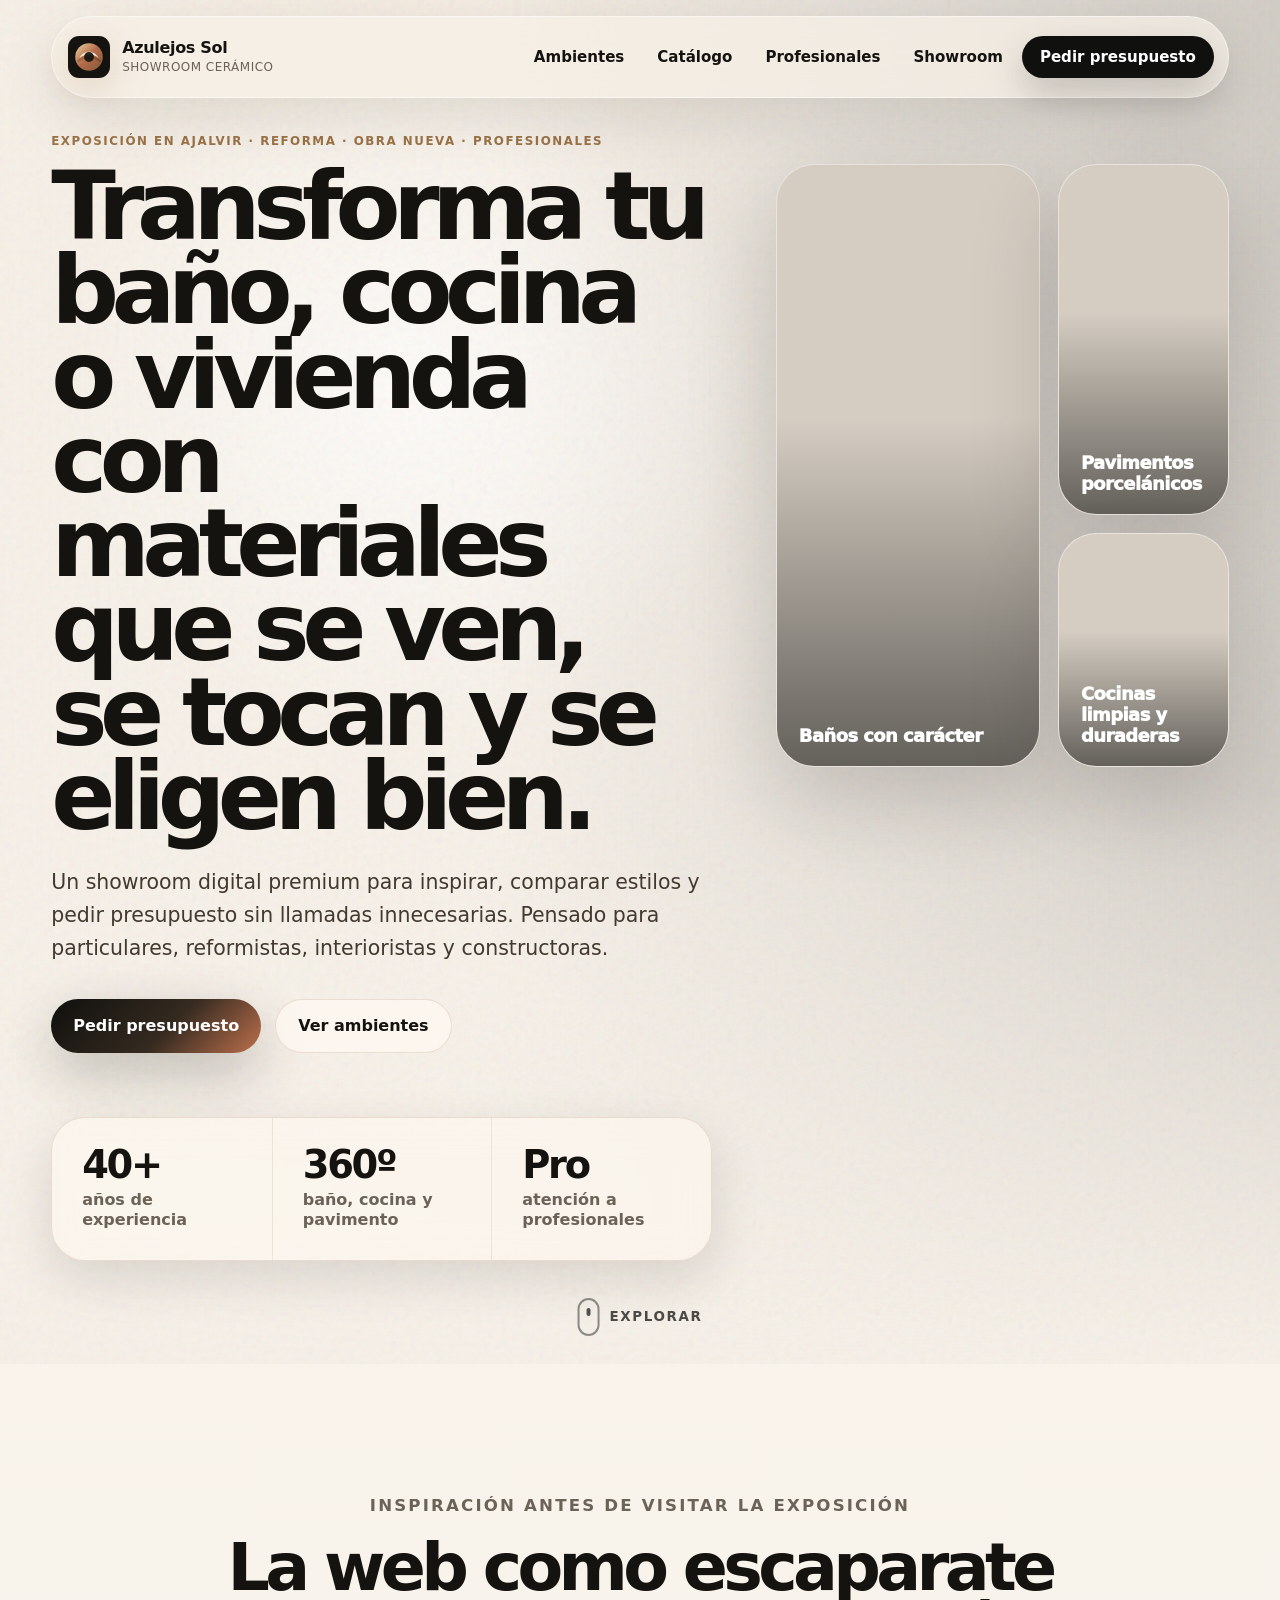
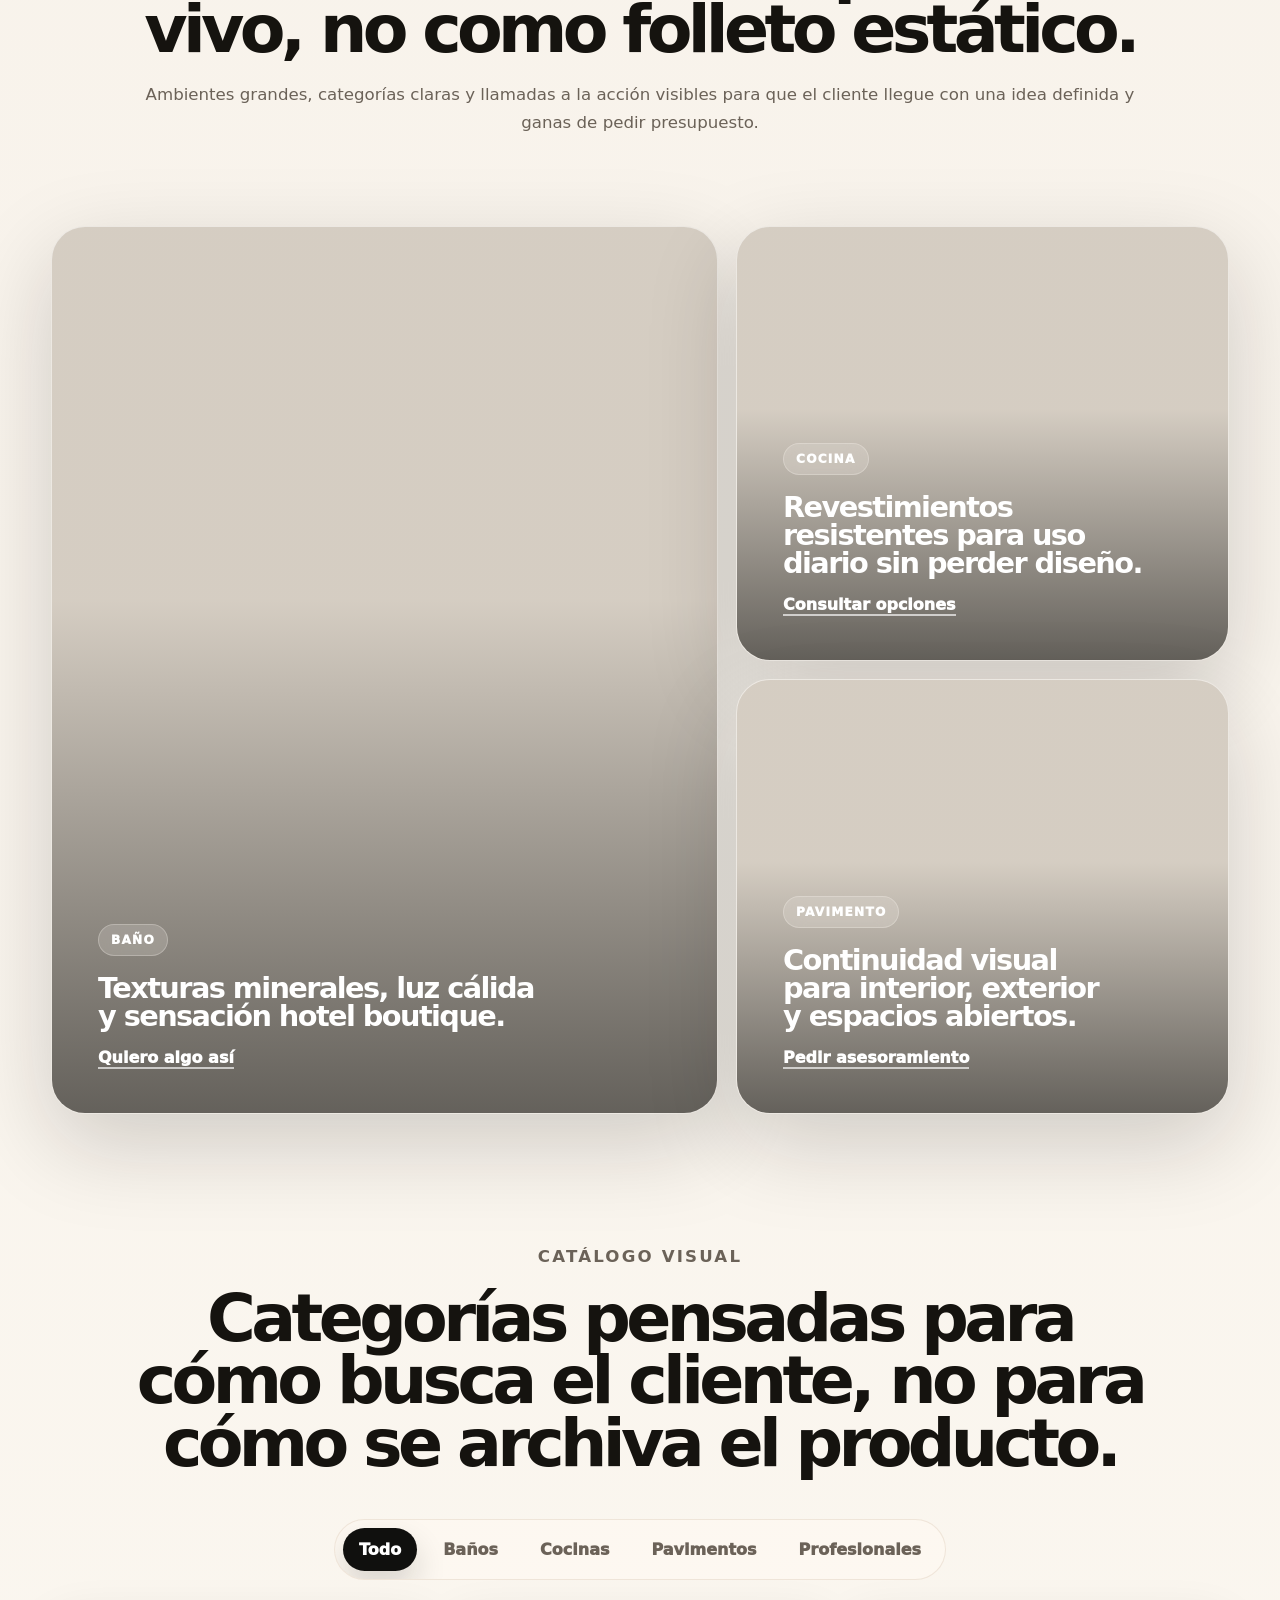
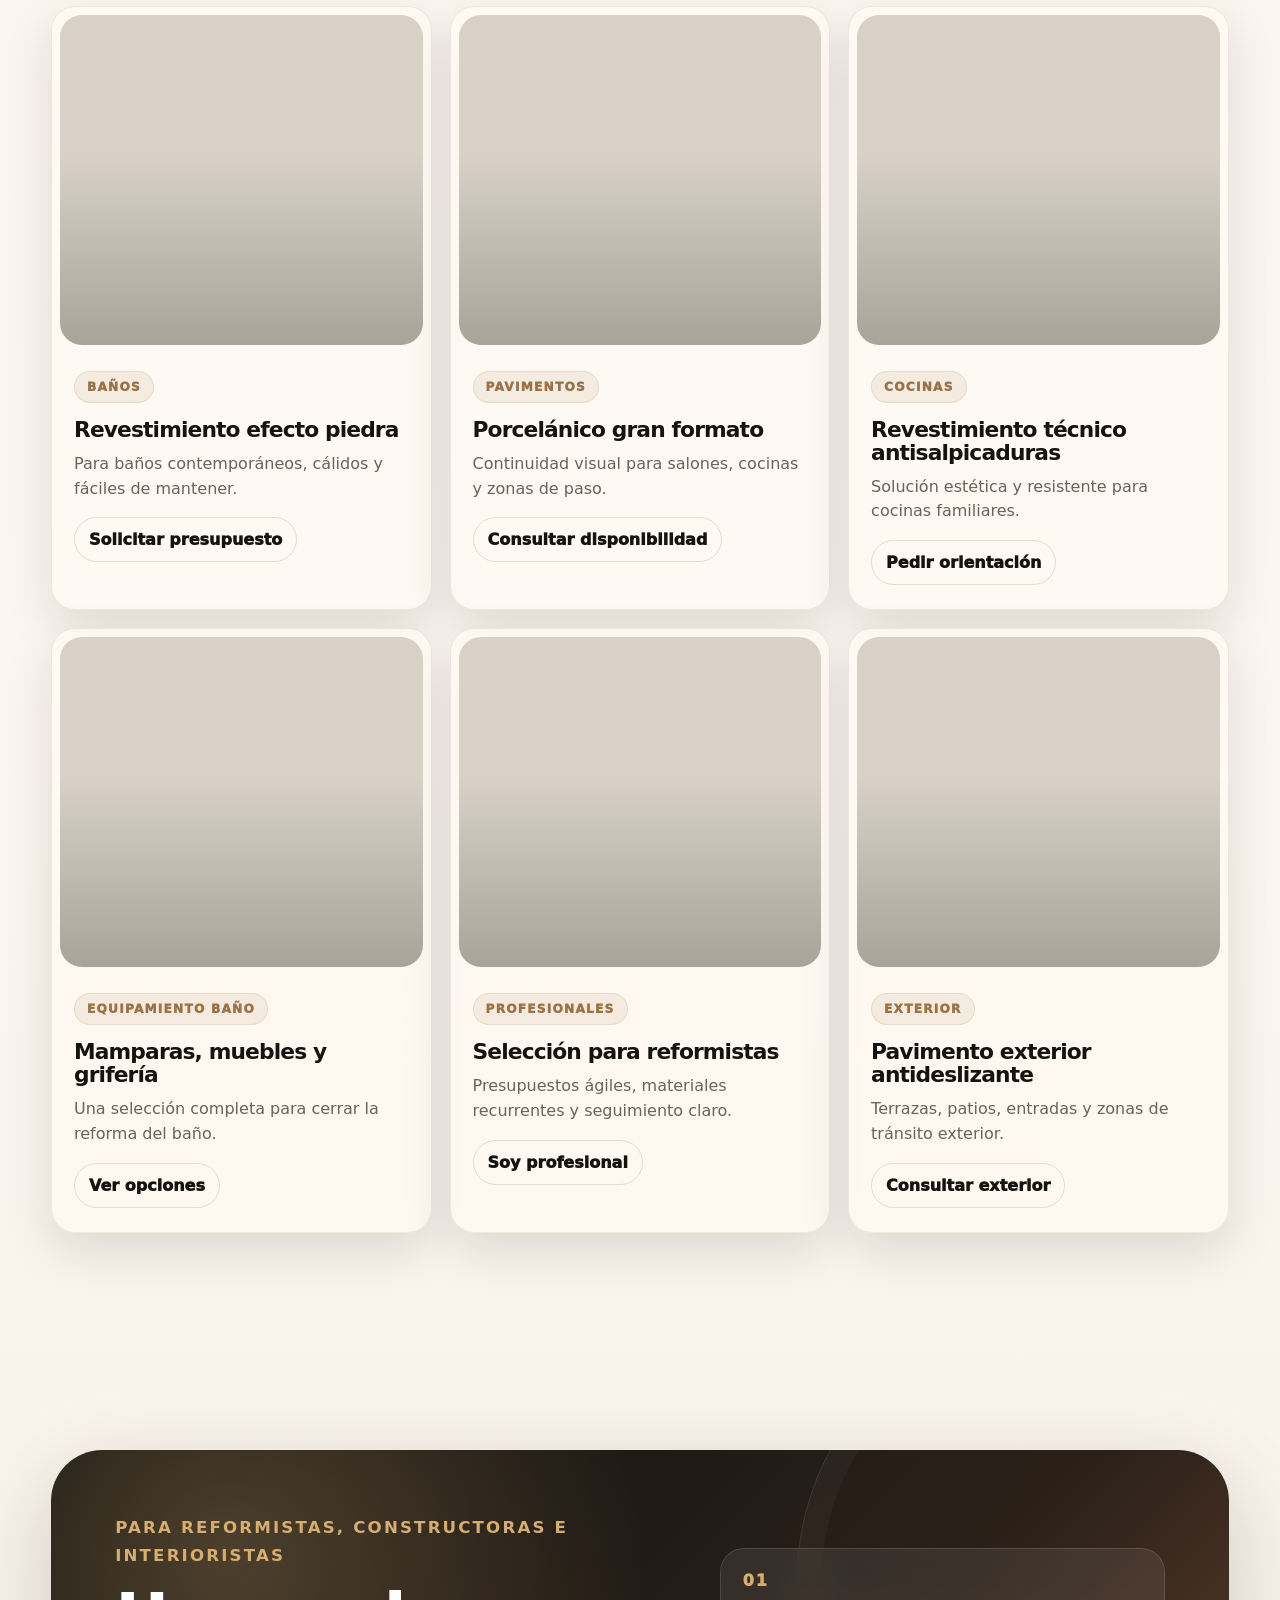
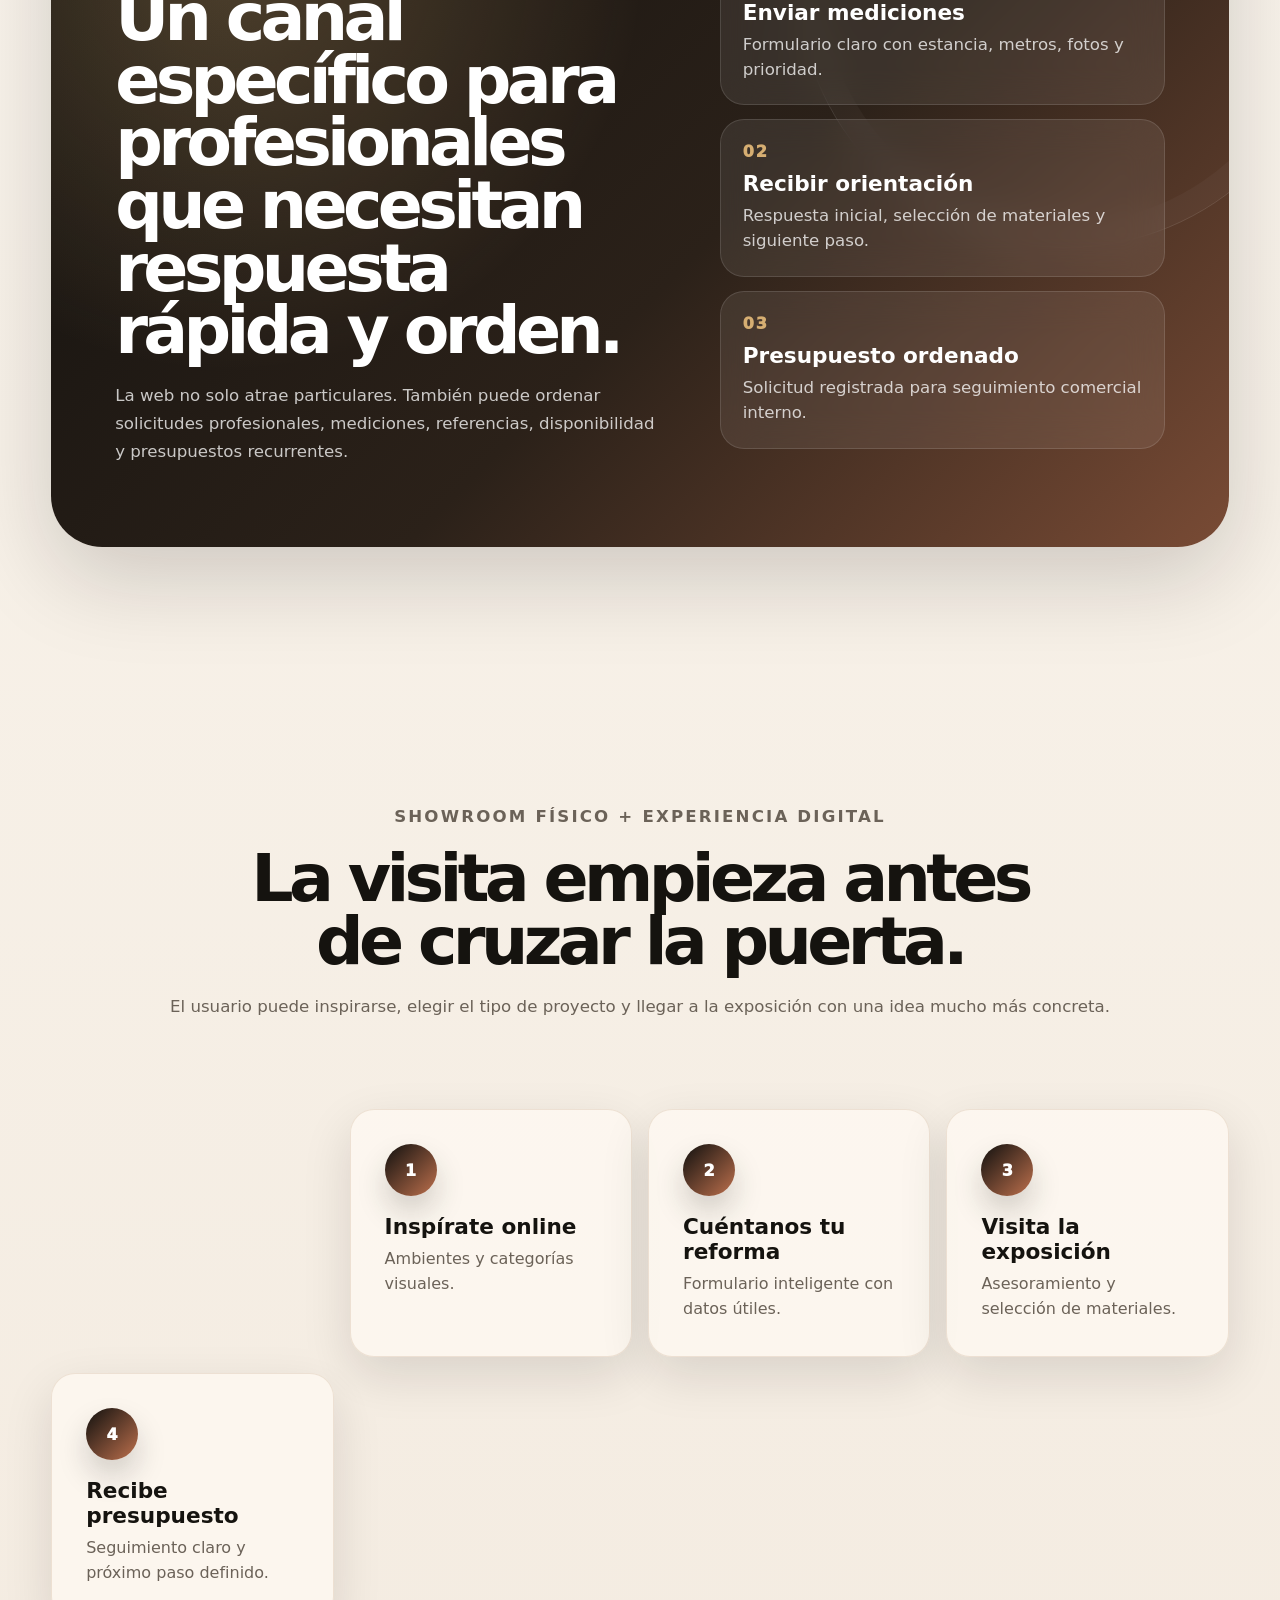
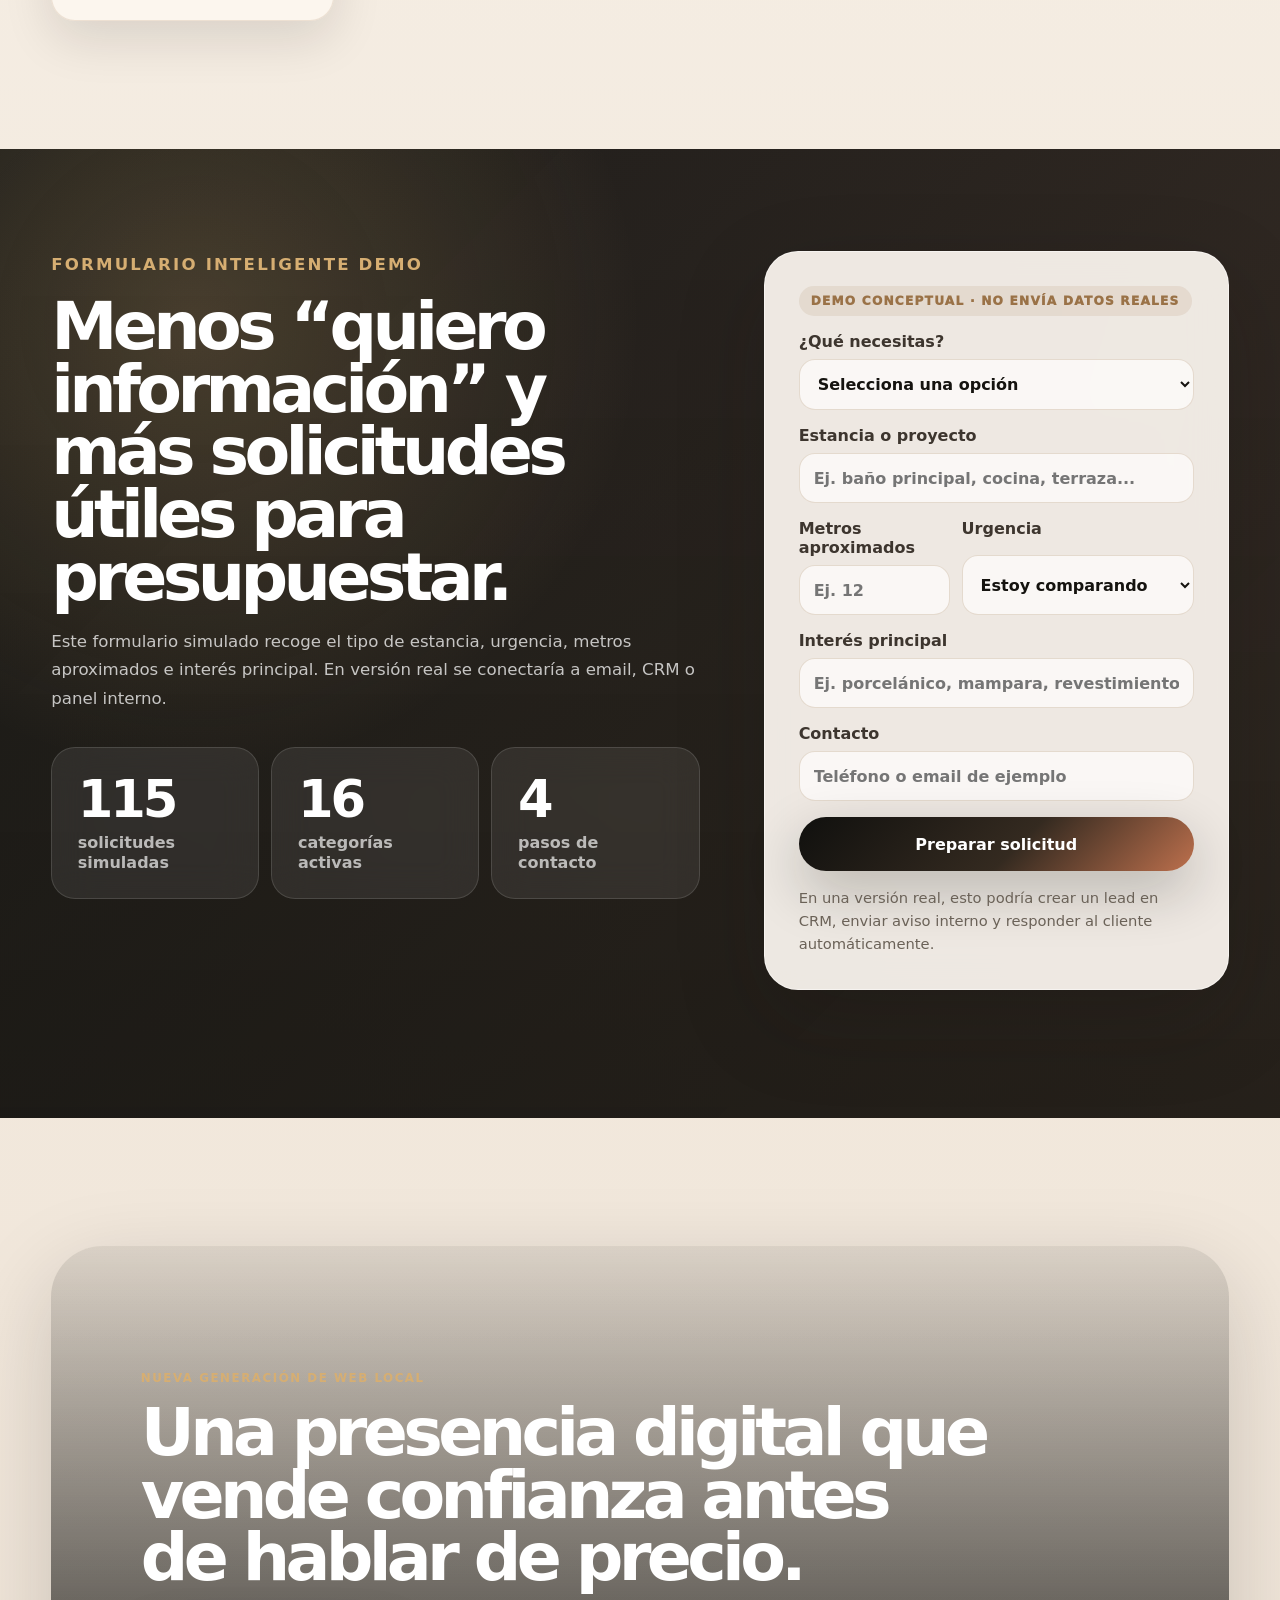
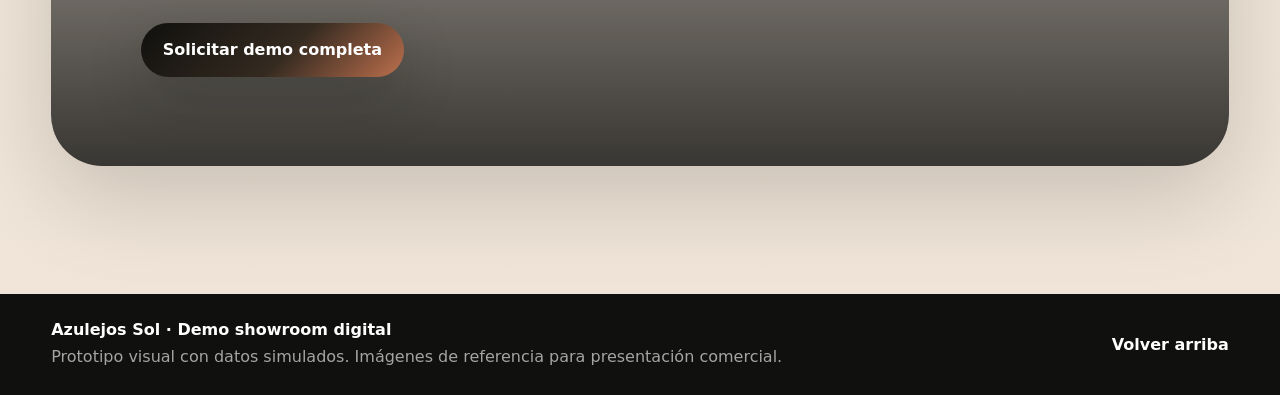
<file: index.html>
<!doctype html>
<html lang="es">
<head>
  <meta charset="utf-8">
  <meta name="viewport" content="width=device-width, initial-scale=1">
  <title>Azulejos Sol · Showroom digital premium</title>
  <meta name="description" content="Demo conceptual de showroom digital premium para Azulejos Sol: azulejos, pavimentos, baños, cocinas y soluciones para profesionales.">
  <meta name="theme-color" content="#10100e">
  <meta property="og:title" content="Azulejos Sol · Showroom digital premium">
  <meta property="og:description" content="Una experiencia full-width, responsive e inmersiva para inspirar reformas y captar presupuestos.">
  <meta property="og:type" content="website">
  <link rel="preload" href="styles.css" as="style">
  <link rel="stylesheet" href="styles.css">
  <link rel="icon" href="assets/favicon.svg" type="image/svg+xml">
  <script type="application/ld+json">
  {
    "@context":"https://schema.org",
    "@type":"HomeAndConstructionBusiness",
    "name":"Azulejos Sol",
    "description":"Demo conceptual de showroom digital para exposición de azulejos, pavimentos, baños y revestimientos.",
    "areaServed":"Ajalvir, Madrid",
    "url":"https://azulejossol.es/"
  }
  </script>
</head>
<body>
  <a class="skip-link" href="#contenido">Saltar al contenido</a>

  <header class="site-header" data-header>
    <div class="brand" aria-label="Azulejos Sol">
      <img src="assets/azulejos-sol-mark.svg" alt="" width="42" height="42">
      <span>
        <strong>Azulejos Sol</strong>
        <small>Showroom cerámico</small>
      </span>
    </div>

    <button class="nav-toggle" aria-expanded="false" aria-controls="principal-nav" data-nav-toggle>
      <span></span><span></span><span></span>
      <em>Menú</em>
    </button>

    <nav id="principal-nav" class="principal-nav" data-nav>
      <a href="#ambientes">Ambientes</a>
      <a href="#categorias">Catálogo</a>
      <a href="#profesionales">Profesionales</a>
      <a href="#showroom">Showroom</a>
      <a href="#contacto" class="nav-cta">Pedir presupuesto</a>
    </nav>
  </header>

  <main id="contenido">
    <section class="hero section-shell" aria-labelledby="hero-title">
      <div class="hero-bg" aria-hidden="true"></div>
      <div class="hero-noise" aria-hidden="true"></div>

      <div class="hero-content">
        <p class="eyebrow reveal">Exposición en Ajalvir · Reforma · Obra nueva · Profesionales</p>
        <h1 id="hero-title" class="reveal">Transforma tu baño, cocina o vivienda con materiales que se ven, se tocan y se eligen bien.</h1>
        <p class="hero-copy reveal">Un showroom digital premium para inspirar, comparar estilos y pedir presupuesto sin llamadas innecesarias. Pensado para particulares, reformistas, interioristas y constructoras.</p>

        <div class="hero-actions reveal">
          <a href="#contacto" class="btn btn-primary">Pedir presupuesto</a>
          <a href="#ambientes" class="btn btn-secondary">Ver ambientes</a>
        </div>

        <div class="trust-strip reveal" aria-label="Señales de confianza">
          <div><strong>40+</strong><span>años de experiencia</span></div>
          <div><strong>360º</strong><span>baño, cocina y pavimento</span></div>
          <div><strong>Pro</strong><span>atención a profesionales</span></div>
        </div>
      </div>

      <div class="hero-gallery reveal" aria-label="Ambientes destacados">
        <article class="hero-tile tile-large">
          <span>Baños con carácter</span>
        </article>
        <article class="hero-tile tile-mid">
          <span>Pavimentos porcelánicos</span>
        </article>
        <article class="hero-tile tile-small">
          <span>Cocinas limpias y duraderas</span>
        </article>
      </div>

      <a class="scroll-cue" href="#ambientes" aria-label="Bajar a ambientes">
        <span></span>
        Explorar
      </a>
    </section>

    <section id="ambientes" class="immersive-strip section-shell">
      <div class="section-head reveal">
        <p class="eyebrow">Inspiración antes de visitar la exposición</p>
        <h2>La web como escaparate vivo, no como folleto estático.</h2>
        <p>Ambientes grandes, categorías claras y llamadas a la acción visibles para que el cliente llegue con una idea definida y ganas de pedir presupuesto.</p>
      </div>

      <div class="scene-grid">
        <article class="scene-card reveal scene-bath">
          <div>
            <span>Baño</span>
            <h3>Texturas minerales, luz cálida y sensación hotel boutique.</h3>
            <a href="#contacto">Quiero algo así</a>
          </div>
        </article>
        <article class="scene-card reveal scene-kitchen">
          <div>
            <span>Cocina</span>
            <h3>Revestimientos resistentes para uso diario sin perder diseño.</h3>
            <a href="#contacto">Consultar opciones</a>
          </div>
        </article>
        <article class="scene-card reveal scene-floor">
          <div>
            <span>Pavimento</span>
            <h3>Continuidad visual para interior, exterior y espacios abiertos.</h3>
            <a href="#contacto">Pedir asesoramiento</a>
          </div>
        </article>
      </div>
    </section>

    <section id="categorias" class="catalog section-shell">
      <div class="section-head compact reveal">
        <p class="eyebrow">Catálogo visual</p>
        <h2>Categorías pensadas para cómo busca el cliente, no para cómo se archiva el producto.</h2>
      </div>

      <div class="filter-bar reveal" aria-label="Filtros de catálogo">
        <button class="filter-btn is-active" data-filter="todo">Todo</button>
        <button class="filter-btn" data-filter="bano">Baños</button>
        <button class="filter-btn" data-filter="cocina">Cocinas</button>
        <button class="filter-btn" data-filter="pavimento">Pavimentos</button>
        <button class="filter-btn" data-filter="profesional">Profesionales</button>
      </div>

      <div class="catalog-grid" data-catalog>
        <article class="product-card reveal" data-category="bano">
          <div class="product-media media-bath-1"></div>
          <div class="product-body">
            <span>Baños</span>
            <h3>Revestimiento efecto piedra</h3>
            <p>Para baños contemporáneos, cálidos y fáciles de mantener.</p>
            <button class="ghost-btn" data-open-form data-interest="Revestimiento efecto piedra">Solicitar presupuesto</button>
          </div>
        </article>

        <article class="product-card reveal" data-category="pavimento">
          <div class="product-media media-floor-1"></div>
          <div class="product-body">
            <span>Pavimentos</span>
            <h3>Porcelánico gran formato</h3>
            <p>Continuidad visual para salones, cocinas y zonas de paso.</p>
            <button class="ghost-btn" data-open-form data-interest="Porcelánico gran formato">Consultar disponibilidad</button>
          </div>
        </article>

        <article class="product-card reveal" data-category="cocina">
          <div class="product-media media-kitchen-1"></div>
          <div class="product-body">
            <span>Cocinas</span>
            <h3>Revestimiento técnico antisalpicaduras</h3>
            <p>Solución estética y resistente para cocinas familiares.</p>
            <button class="ghost-btn" data-open-form data-interest="Revestimiento de cocina">Pedir orientación</button>
          </div>
        </article>

        <article class="product-card reveal" data-category="bano">
          <div class="product-media media-bath-2"></div>
          <div class="product-body">
            <span>Equipamiento baño</span>
            <h3>Mamparas, muebles y grifería</h3>
            <p>Una selección completa para cerrar la reforma del baño.</p>
            <button class="ghost-btn" data-open-form data-interest="Equipamiento completo de baño">Ver opciones</button>
          </div>
        </article>

        <article class="product-card reveal" data-category="profesional">
          <div class="product-media media-pro-1"></div>
          <div class="product-body">
            <span>Profesionales</span>
            <h3>Selección para reformistas</h3>
            <p>Presupuestos ágiles, materiales recurrentes y seguimiento claro.</p>
            <button class="ghost-btn" data-open-form data-interest="Atención a profesionales">Soy profesional</button>
          </div>
        </article>

        <article class="product-card reveal" data-category="pavimento">
          <div class="product-media media-outdoor-1"></div>
          <div class="product-body">
            <span>Exterior</span>
            <h3>Pavimento exterior antideslizante</h3>
            <p>Terrazas, patios, entradas y zonas de tránsito exterior.</p>
            <button class="ghost-btn" data-open-form data-interest="Pavimento exterior">Consultar exterior</button>
          </div>
        </article>
      </div>
    </section>

    <section id="profesionales" class="pro-section section-shell">
      <div class="pro-panel reveal">
        <div>
          <p class="eyebrow">Para reformistas, constructoras e interioristas</p>
          <h2>Un canal específico para profesionales que necesitan respuesta rápida y orden.</h2>
          <p>La web no solo atrae particulares. También puede ordenar solicitudes profesionales, mediciones, referencias, disponibilidad y presupuestos recurrentes.</p>
        </div>

        <div class="pro-stack" aria-label="Flujo para profesionales">
          <article>
            <span>01</span>
            <h3>Enviar mediciones</h3>
            <p>Formulario claro con estancia, metros, fotos y prioridad.</p>
          </article>
          <article>
            <span>02</span>
            <h3>Recibir orientación</h3>
            <p>Respuesta inicial, selección de materiales y siguiente paso.</p>
          </article>
          <article>
            <span>03</span>
            <h3>Presupuesto ordenado</h3>
            <p>Solicitud registrada para seguimiento comercial interno.</p>
          </article>
        </div>
      </div>
    </section>

    <section id="showroom" class="showroom section-shell">
      <div class="section-head reveal">
        <p class="eyebrow">Showroom físico + experiencia digital</p>
        <h2>La visita empieza antes de cruzar la puerta.</h2>
        <p>El usuario puede inspirarse, elegir el tipo de proyecto y llegar a la exposición con una idea mucho más concreta.</p>
      </div>

      <div class="timeline reveal">
        <div class="timeline-line" aria-hidden="true"></div>
        <article>
          <span>1</span>
          <h3>Inspírate online</h3>
          <p>Ambientes y categorías visuales.</p>
        </article>
        <article>
          <span>2</span>
          <h3>Cuéntanos tu reforma</h3>
          <p>Formulario inteligente con datos útiles.</p>
        </article>
        <article>
          <span>3</span>
          <h3>Visita la exposición</h3>
          <p>Asesoramiento y selección de materiales.</p>
        </article>
        <article>
          <span>4</span>
          <h3>Recibe presupuesto</h3>
          <p>Seguimiento claro y próximo paso definido.</p>
        </article>
      </div>
    </section>

    <section class="smart-form-zone section-shell" id="contacto">
      <div class="form-copy reveal">
        <p class="eyebrow">Formulario inteligente demo</p>
        <h2>Menos “quiero información” y más solicitudes útiles para presupuestar.</h2>
        <p>Este formulario simulado recoge el tipo de estancia, urgencia, metros aproximados e interés principal. En versión real se conectaría a email, CRM o panel interno.</p>

        <div class="mini-dashboard" aria-label="Indicadores demo">
          <div><strong data-count="128">0</strong><span>solicitudes simuladas</span></div>
          <div><strong data-count="18">0</strong><span>categorías activas</span></div>
          <div><strong data-count="4">0</strong><span>pasos de contacto</span></div>
        </div>
      </div>

      <form class="quote-form reveal" data-quote-form>
        <div class="demo-label">Demo conceptual · No envía datos reales</div>

        <label>
          ¿Qué necesitas?
          <select name="tipo" required>
            <option value="">Selecciona una opción</option>
            <option>Reforma de baño</option>
            <option>Reforma de cocina</option>
            <option>Pavimento para vivienda</option>
            <option>Pavimento exterior</option>
            <option>Solicitud profesional</option>
          </select>
        </label>

        <label>
          Estancia o proyecto
          <input name="estancia" type="text" placeholder="Ej. baño principal, cocina, terraza..." required>
        </label>

        <div class="form-grid">
          <label>
            Metros aproximados
            <input name="metros" type="number" min="1" max="999" placeholder="Ej. 12">
          </label>
          <label>
            Urgencia
            <select name="urgencia">
              <option>Estoy comparando</option>
              <option>En 2-4 semanas</option>
              <option>Lo necesito pronto</option>
              <option>Soy profesional y tengo obra activa</option>
            </select>
          </label>
        </div>

        <label>
          Interés principal
          <input name="interes" type="text" data-interest-input placeholder="Ej. porcelánico, mampara, revestimiento..." required>
        </label>

        <label>
          Contacto
          <input name="contacto" type="text" placeholder="Teléfono o email de ejemplo" required>
        </label>

        <button class="btn btn-primary" type="submit">Preparar solicitud</button>
        <p class="form-note">En una versión real, esto podría crear un lead en CRM, enviar aviso interno y responder al cliente automáticamente.</p>
      </form>
    </section>

    <section class="final-cta section-shell">
      <div class="final-card reveal">
        <p class="eyebrow">Nueva generación de web local</p>
        <h2>Una presencia digital que vende confianza antes de hablar de precio.</h2>
        <a href="#contacto" class="btn btn-primary">Solicitar demo completa</a>
      </div>
    </section>
  </main>

  <dialog class="result-dialog" data-dialog>
    <button class="dialog-close" data-close-dialog aria-label="Cerrar">×</button>
    <h2>Solicitud preparada</h2>
    <p>Esto es una simulación. En la versión real se enviaría al equipo comercial, se guardaría en un CRM o se mostraría en un Hub interno.</p>
    <pre data-dialog-output></pre>
    <button class="btn btn-secondary" data-close-dialog>Entendido</button>
  </dialog>

  <footer class="site-footer">
    <div>
      <strong>Azulejos Sol · Demo showroom digital</strong>
      <p>Prototipo visual con datos simulados. Imágenes de referencia para presentación comercial.</p>
    </div>
    <a href="#contenido">Volver arriba</a>
  </footer>

  <script src="app.js" defer></script>
</body>
</html>
</file>
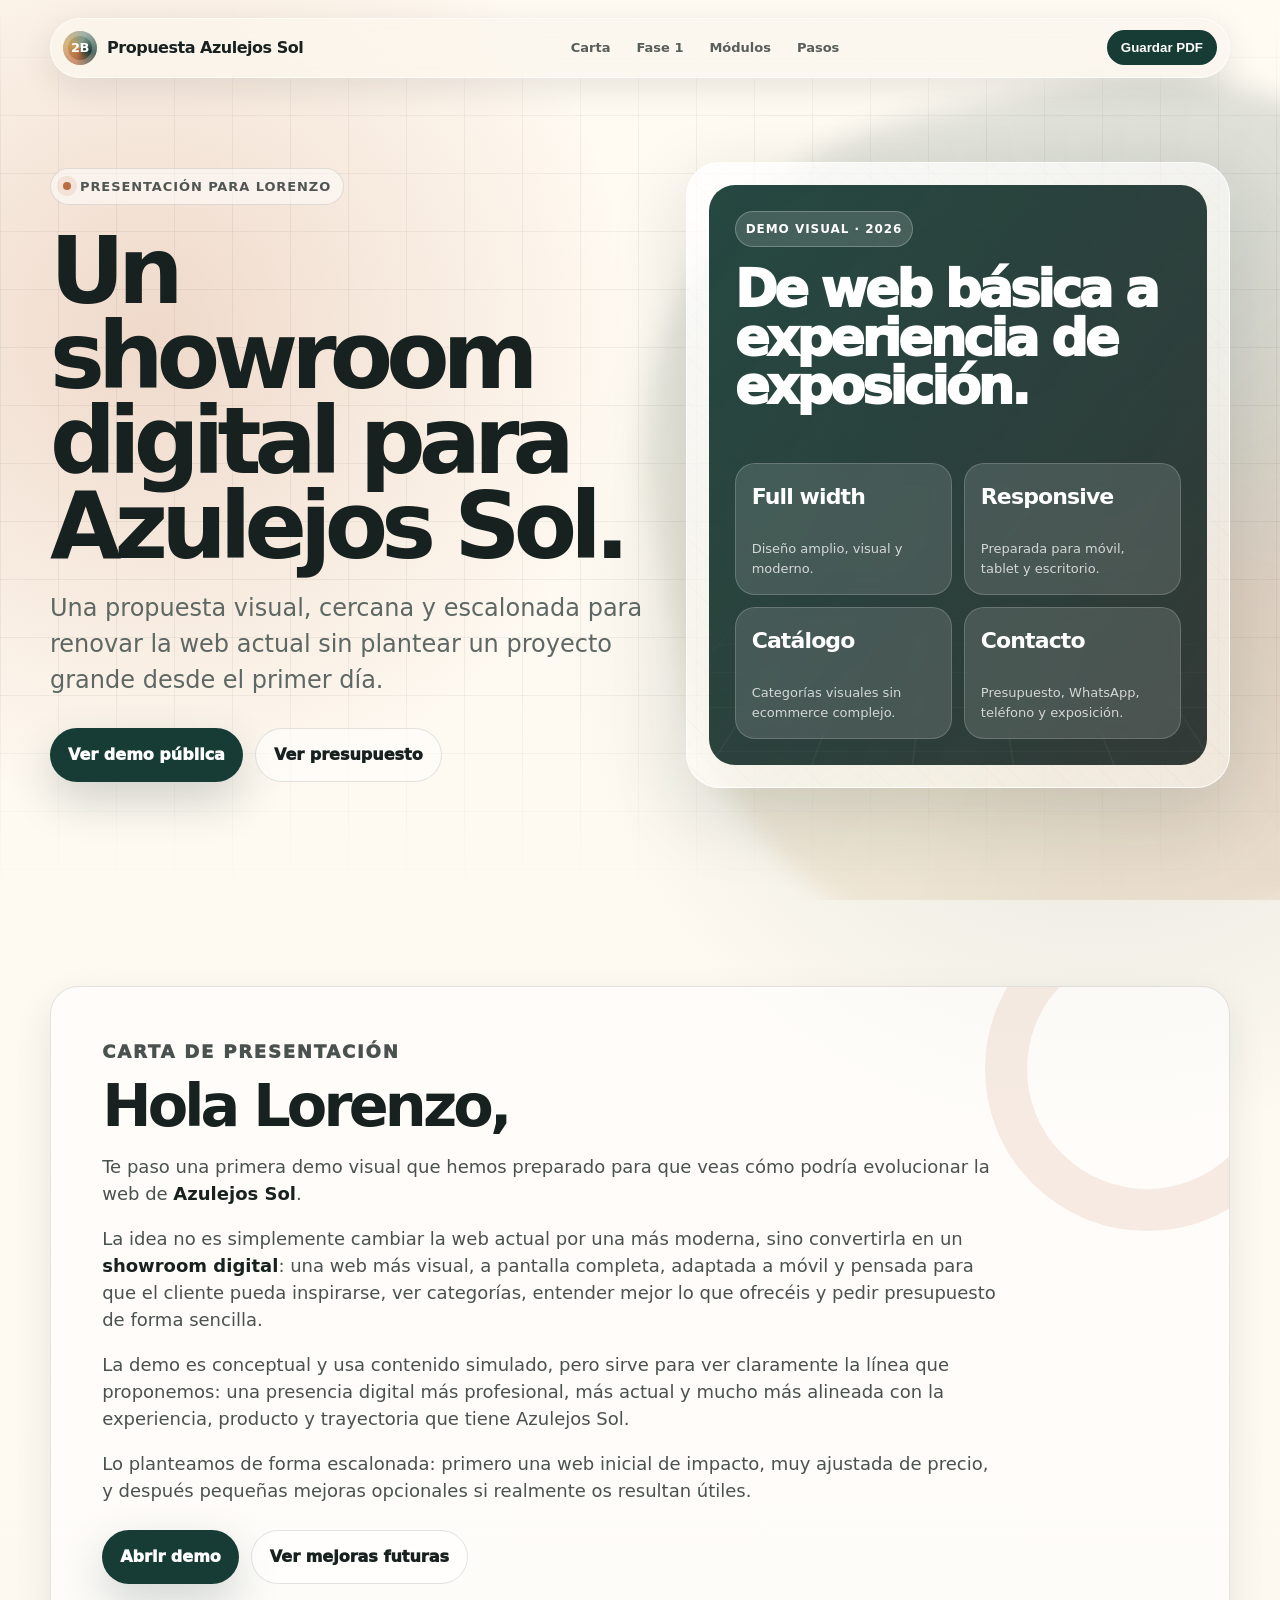
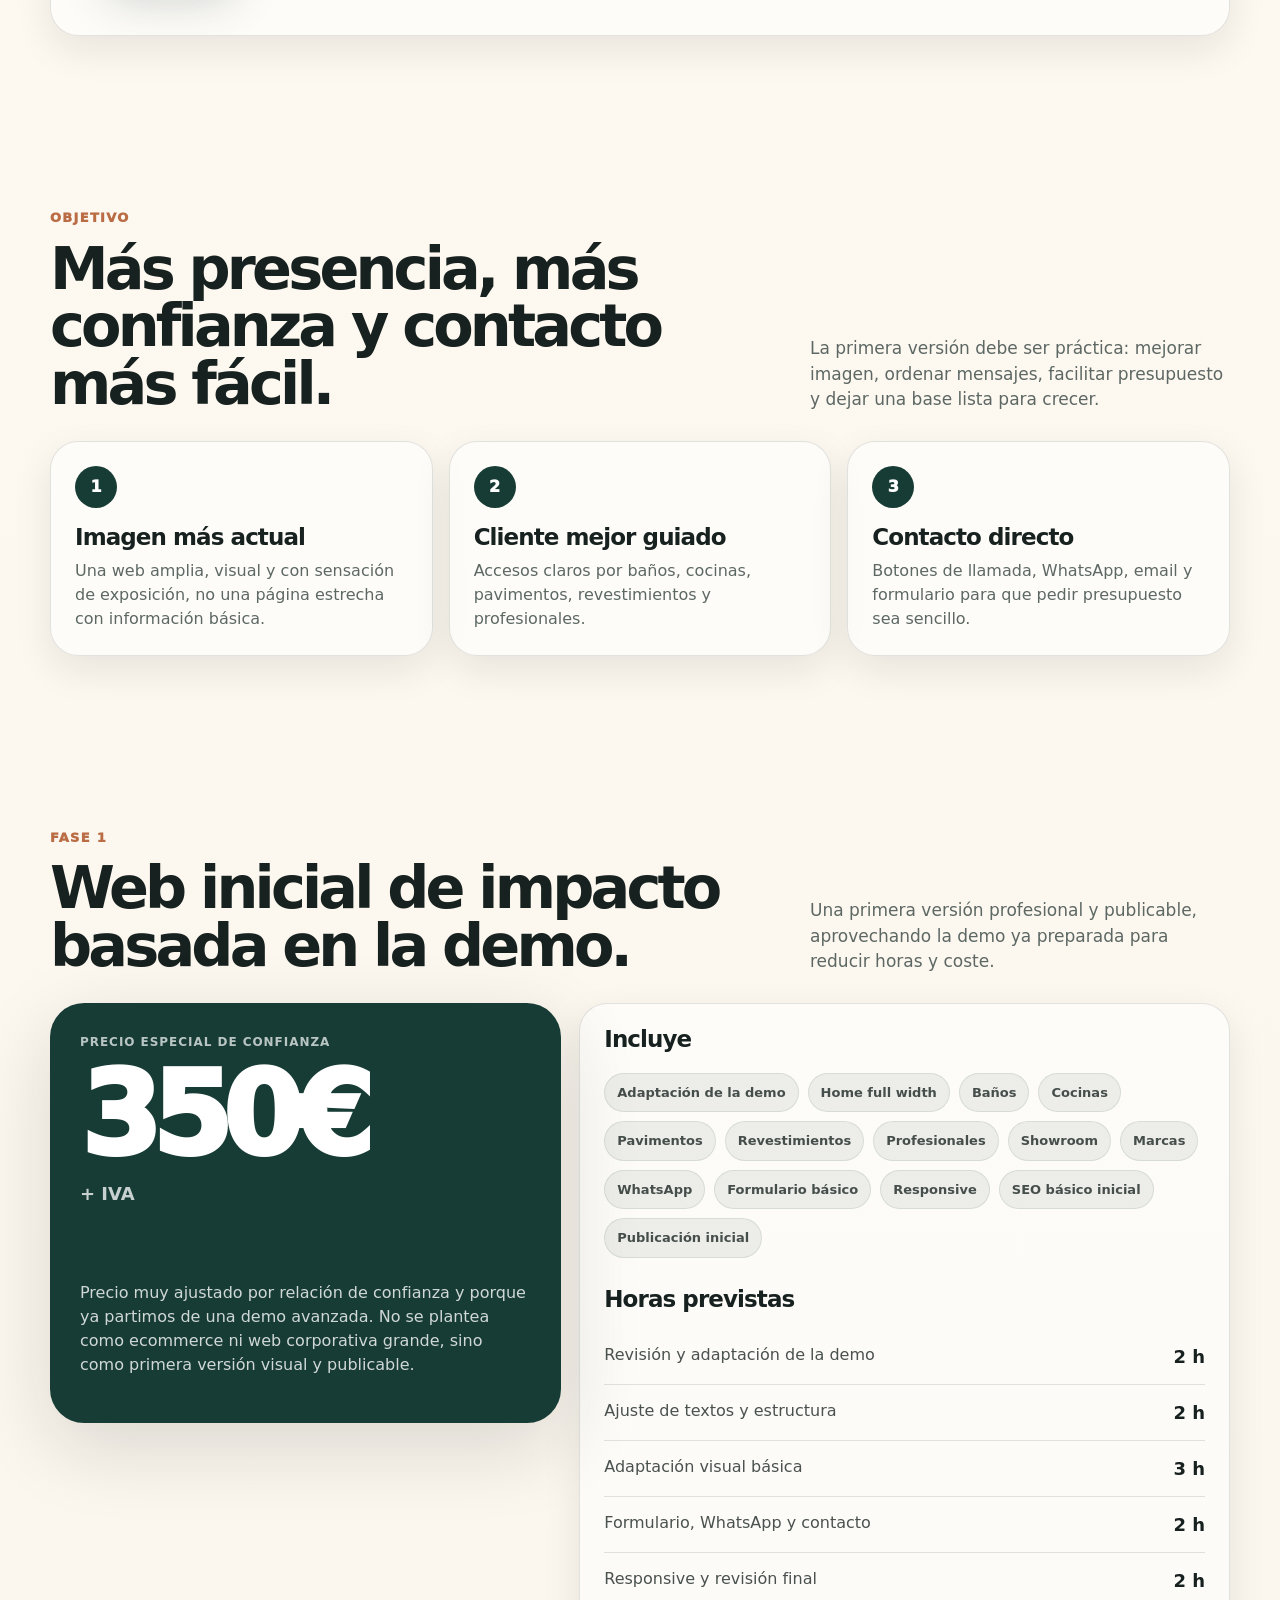
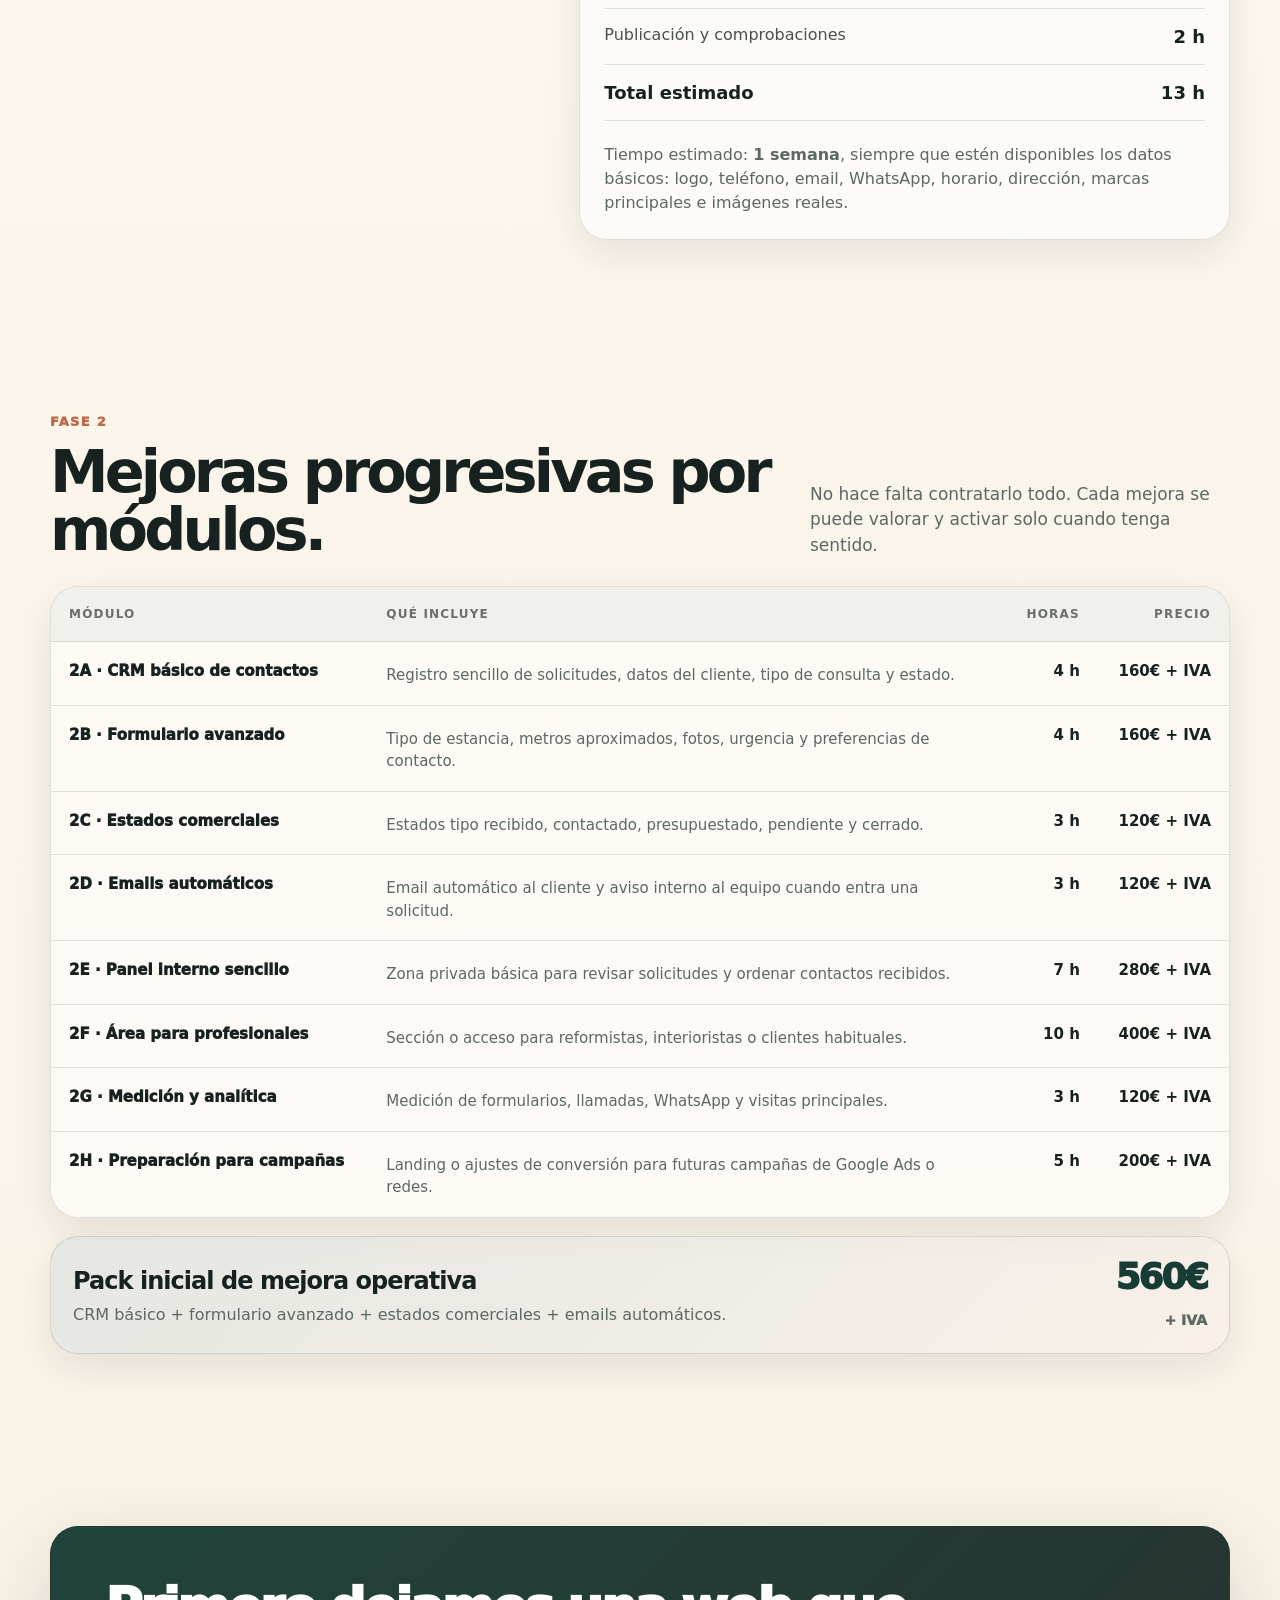
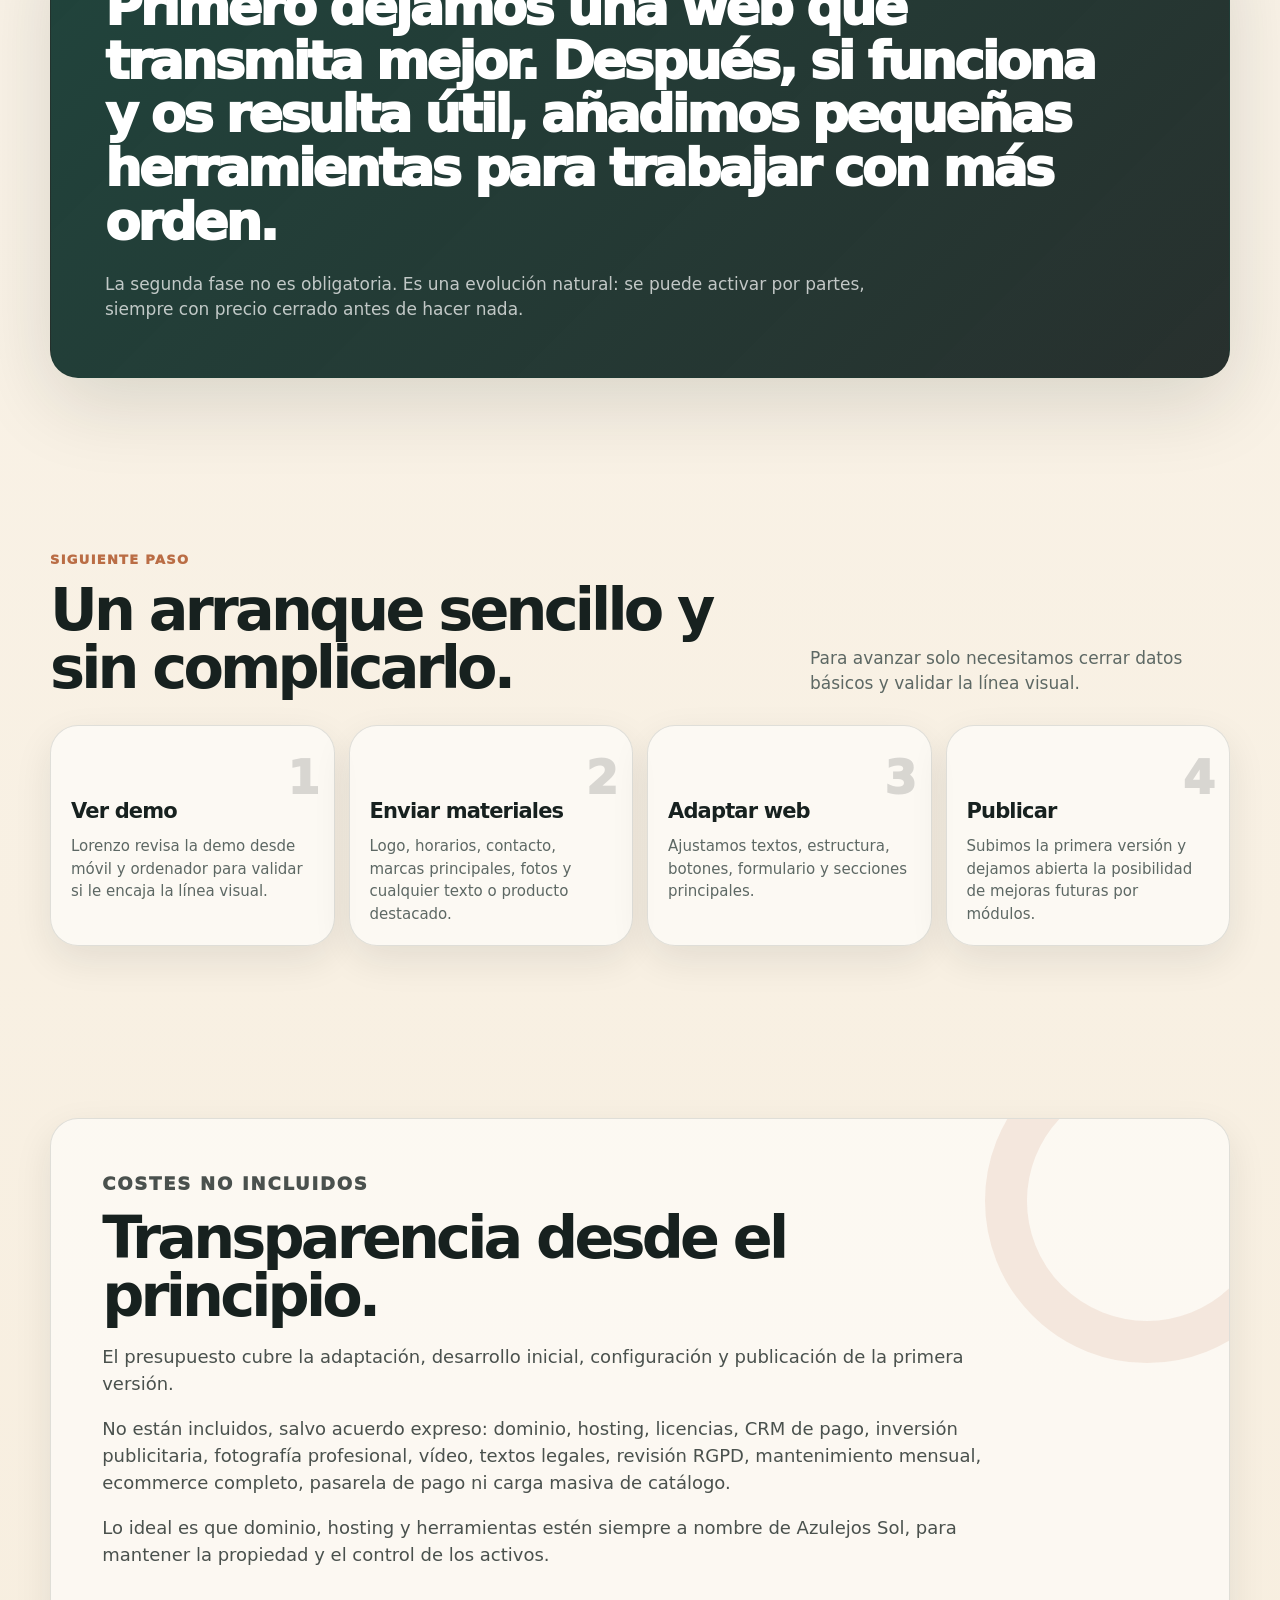
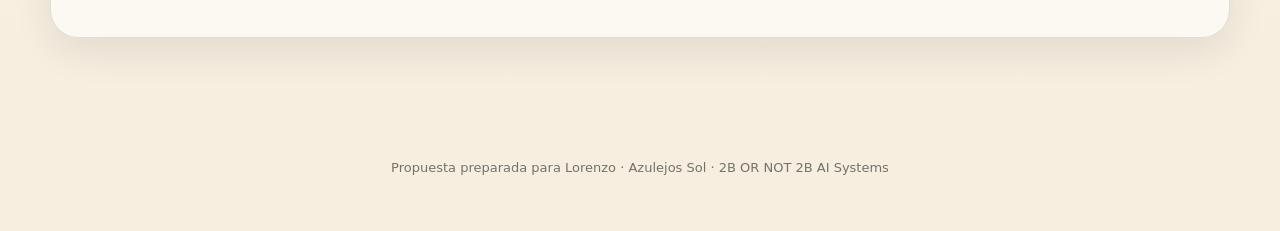
<file: presentacion_azulejos_sol_lorenzo (1).html>
<!doctype html>
<html lang="es">
<head>
<meta charset="utf-8">
<meta name="viewport" content="width=device-width, initial-scale=1">
<title>Propuesta para Lorenzo · Azulejos Sol</title>
<meta name="description" content="Presentación comercial HTML para la renovación digital de Azulejos Sol.">
<style>
:root{
  --ink:#17211f;--muted:#5d6864;--paper:#fbf6ee;--cream:#fff8ec;
  --green:#173c35;--sage:#80988c;--clay:#ba6d45;--gold:#c99d56;
  --line:rgba(23,33,31,.12);--shadow:0 24px 80px rgba(23,33,31,.14);
  --soft:0 14px 38px rgba(23,33,31,.09);--max:1180px;--r:28px;
}
*{box-sizing:border-box}
html{scroll-behavior:smooth}
body{
  margin:0;font-family:ui-sans-serif,system-ui,-apple-system,BlinkMacSystemFont,"Segoe UI",Arial,sans-serif;
  color:var(--ink);line-height:1.5;background:
  radial-gradient(circle at 12% 5%,rgba(186,109,69,.23),transparent 30rem),
  radial-gradient(circle at 86% 9%,rgba(128,152,140,.25),transparent 34rem),
  linear-gradient(180deg,#fffaf2 0%,#fbf6ee 48%,#f7eedf 100%);
}
a{color:inherit}
.topbar{
  position:fixed;z-index:30;top:18px;left:50%;transform:translateX(-50%);
  width:min(calc(100% - 28px),var(--max));padding:10px 12px;border-radius:999px;
  background:rgba(251,246,238,.78);backdrop-filter:blur(18px);border:1px solid rgba(255,255,255,.65);
  box-shadow:0 10px 34px rgba(23,33,31,.1);display:flex;align-items:center;justify-content:space-between;gap:12px
}
.brand{display:flex;align-items:center;gap:10px;font-weight:900;letter-spacing:-.03em;white-space:nowrap}
.mark{width:34px;height:34px;border-radius:50%;display:grid;place-items:center;color:#fff;background:conic-gradient(from 200deg,var(--clay),var(--gold),var(--sage),var(--green),var(--clay));box-shadow:inset 0 0 0 5px rgba(255,255,255,.25);font-size:13px}
.nav{display:flex;gap:2px;font-size:13px;font-weight:800;color:rgba(23,33,31,.72)}
.nav a{text-decoration:none;padding:9px 12px;border-radius:999px}
.nav a:hover{background:rgba(23,33,31,.06)}
.print{border:0;background:var(--green);color:#fff;padding:10px 14px;border-radius:999px;font-weight:900;cursor:pointer}
.hero{min-height:100svh;display:grid;place-items:center;padding:120px 24px 70px;position:relative;overflow:hidden}
.hero:before{content:"";position:absolute;inset:0;background:linear-gradient(90deg,rgba(23,33,31,.055) 1px,transparent 1px),linear-gradient(0deg,rgba(23,33,31,.055) 1px,transparent 1px);background-size:58px 58px;mask-image:linear-gradient(to bottom,transparent,black 15%,black 75%,transparent)}
.hero:after{content:"";position:absolute;width:min(72vw,850px);aspect-ratio:1;right:-18vw;top:10vh;border-radius:40%;background:conic-gradient(from 130deg,rgba(186,109,69,.55),rgba(201,157,86,.44),rgba(128,152,140,.5),rgba(23,60,53,.38),rgba(186,109,69,.55));filter:blur(12px);opacity:.34;transform:rotate(-12deg)}
.hero-in{width:min(100%,var(--max));display:grid;grid-template-columns:1.05fr .95fr;gap:34px;align-items:center;position:relative;z-index:2}
.eyebrow{display:inline-flex;align-items:center;gap:9px;border:1px solid var(--line);background:rgba(255,255,255,.52);border-radius:999px;padding:8px 12px;color:rgba(23,33,31,.75);font-size:13px;font-weight:900;letter-spacing:.07em;text-transform:uppercase}
.dot{width:8px;height:8px;border-radius:50%;background:var(--clay);box-shadow:0 0 0 6px rgba(186,109,69,.12)}
h1{font-size:clamp(48px,7.2vw,106px);line-height:.92;letter-spacing:-.075em;margin:24px 0 22px;max-width:850px}
.lead{font-size:clamp(18px,2vw,24px);color:var(--muted);max-width:690px;margin:0 0 30px}
.actions{display:flex;gap:12px;flex-wrap:wrap;margin-top:26px}
.btn{display:inline-flex;align-items:center;justify-content:center;min-height:48px;padding:14px 18px;border-radius:999px;text-decoration:none;font-weight:950;transition:.18s ease}
.btn:hover{transform:translateY(-2px)}
.primary{background:var(--green);color:#fff;box-shadow:0 18px 45px rgba(23,60,53,.2)}
.secondary{border:1px solid var(--line);background:rgba(255,255,255,.52)}
.preview{background:linear-gradient(145deg,rgba(255,255,255,.76),rgba(255,250,242,.5)),repeating-linear-gradient(45deg,rgba(186,109,69,.08) 0 1px,transparent 1px 16px);border:1px solid rgba(255,255,255,.74);border-radius:34px;padding:22px;box-shadow:var(--shadow)}
.showroom{min-height:580px;border-radius:26px;overflow:hidden;position:relative;background:linear-gradient(125deg,rgba(23,60,53,.94),rgba(23,33,31,.88));color:#fff;padding:26px;display:flex;flex-direction:column;justify-content:space-between}
.showroom:before{content:"";position:absolute;inset:0;opacity:.58;background:linear-gradient(90deg,rgba(255,255,255,.1) 1px,transparent 1px),linear-gradient(0deg,rgba(255,255,255,.1) 1px,transparent 1px);background-size:72px 72px;transform:perspective(620px) rotateX(58deg) translateY(80px) scale(1.4);transform-origin:bottom;mask-image:linear-gradient(to top,black,transparent 72%)}
.tag,.preview-title,.mini-grid{position:relative;z-index:1}
.tag{display:inline-flex;padding:8px 10px;border-radius:999px;background:rgba(255,255,255,.14);border:1px solid rgba(255,255,255,.25);font-size:12px;font-weight:900;letter-spacing:.08em;text-transform:uppercase}
.preview-title{font-size:clamp(34px,4vw,58px);line-height:.95;letter-spacing:-.06em;font-weight:1000;max-width:470px;margin:18px 0 0}
.mini-grid{display:grid;grid-template-columns:1fr 1fr;gap:12px}
.mini{padding:16px;border-radius:20px;background:rgba(255,255,255,.13);border:1px solid rgba(255,255,255,.18);backdrop-filter:blur(10px);min-height:132px;display:flex;flex-direction:column;justify-content:space-between}
.mini strong{font-size:22px;letter-spacing:-.04em}.mini span{color:rgba(255,255,255,.76);font-size:13px}
section{padding:86px 24px}.container{width:min(100%,var(--max));margin:0 auto}
.head{display:flex;align-items:end;justify-content:space-between;gap:30px;margin-bottom:28px}
.kicker{color:var(--clay);font-size:13px;font-weight:1000;text-transform:uppercase;letter-spacing:.1em;margin:0 0 12px}
h2{font-size:clamp(34px,4.6vw,68px);line-height:.98;letter-spacing:-.065em;margin:0;max-width:810px}
.copy{color:var(--muted);font-size:17px;max-width:420px;margin:0}
.letter,.card,.modules,.quote,.step,.pack{background:rgba(255,255,255,.57);border:1px solid var(--line);box-shadow:var(--soft);border-radius:var(--r)}
.letter{padding:clamp(26px,4vw,52px);position:relative;overflow:hidden}
.letter:before{content:"";position:absolute;right:-80px;top:-80px;width:240px;height:240px;border-radius:50%;border:42px solid rgba(186,109,69,.12)}
.letter p{font-size:18px;color:rgba(23,33,31,.78);max-width:900px}.letter strong{color:var(--ink)}
.grid3{display:grid;grid-template-columns:repeat(3,1fr);gap:16px}.card{padding:24px}.card h3{margin:0 0 10px;font-size:23px;line-height:1;letter-spacing:-.04em}.card p{color:var(--muted);margin:0}
.num{width:42px;height:42px;display:grid;place-items:center;background:var(--green);color:#fff;border-radius:50%;font-weight:1000;margin-bottom:18px}
.split{display:grid;grid-template-columns:.88fr 1.12fr;gap:18px;align-items:start}
.price-card{background:var(--green);color:#fff;border-radius:34px;padding:30px;box-shadow:var(--shadow);position:sticky;top:92px;min-height:420px;display:flex;flex-direction:column;justify-content:space-between;overflow:hidden}
.label{color:rgba(255,255,255,.7);font-weight:900;text-transform:uppercase;letter-spacing:.08em;font-size:12px}.price{font-size:clamp(74px,9vw,120px);line-height:.85;letter-spacing:-.08em;font-weight:1000;margin:16px 0}.iva{color:rgba(255,255,255,.76);font-size:18px;font-weight:900}.note{color:rgba(255,255,255,.8);font-size:16px}
.pills{display:flex;flex-wrap:wrap;gap:9px;margin-top:22px}.pill{padding:9px 12px;border-radius:999px;background:rgba(23,60,53,.07);border:1px solid rgba(23,60,53,.1);color:rgba(23,33,31,.78);font-weight:850;font-size:13px}
.hours{margin-top:18px}.row{display:flex;justify-content:space-between;gap:12px;padding:14px 0;border-bottom:1px solid var(--line);color:rgba(23,33,31,.78)}.row strong{color:var(--ink);font-size:18px}
.modules{overflow:hidden}table{width:100%;border-collapse:collapse;font-size:15px}th,td{padding:18px;text-align:left;vertical-align:top;border-bottom:1px solid var(--line)}th{font-size:12px;text-transform:uppercase;letter-spacing:.1em;color:rgba(23,33,31,.62);background:rgba(23,60,53,.05)}tr:last-child td{border-bottom:0}td:nth-child(3),td:nth-child(4),th:nth-child(3),th:nth-child(4){text-align:right;white-space:nowrap;font-weight:900}.mname{font-weight:1000}.mdesc{color:var(--muted);margin-top:4px;max-width:590px}
.pack{margin-top:18px;display:grid;grid-template-columns:1fr auto;gap:16px;align-items:center;padding:22px;background:linear-gradient(135deg,rgba(23,60,53,.1),rgba(186,109,69,.08)),rgba(255,255,255,.62)}
.pack h3{margin:0 0 4px;font-size:24px;letter-spacing:-.04em}.pack p{margin:0;color:var(--muted)}.pack-price{font-size:36px;line-height:1;letter-spacing:-.06em;font-weight:1000;color:var(--green);text-align:right}
.quote{background:linear-gradient(135deg,rgba(23,60,53,.96),rgba(23,33,31,.93));color:#fff;padding:54px;box-shadow:var(--shadow)}
.quote blockquote{margin:0;font-size:clamp(28px,4vw,52px);line-height:1.05;letter-spacing:-.055em;font-weight:1000;max-width:990px}.quote p{color:rgba(255,255,255,.72);max-width:780px;margin:22px 0 0;font-size:17px}
.steps{display:grid;grid-template-columns:repeat(4,1fr);gap:14px;counter-reset:step}.step{counter-increment:step;padding:20px;min-height:190px;position:relative}.step:before{content:counter(step);position:absolute;top:18px;right:18px;color:rgba(23,33,31,.16);font-size:46px;font-weight:1000;letter-spacing:-.08em}.step h3{margin:50px 0 8px;font-size:21px;letter-spacing:-.04em}.step p{margin:0;color:var(--muted);font-size:15px}
.footer{padding:34px 24px 54px;text-align:center;color:rgba(23,33,31,.6);font-size:13px}
@media(max-width:980px){.nav{display:none}.hero-in,.split{grid-template-columns:1fr}.preview{order:-1}.showroom{min-height:430px}.head{display:block}.copy{margin-top:14px;max-width:720px}.grid3,.steps{grid-template-columns:1fr 1fr}.price-card{position:relative;top:auto}}
@media(max-width:640px){.topbar{top:10px}.brand span{max-width:205px;overflow:hidden;text-overflow:ellipsis}.print{display:none}.hero{padding:96px 16px 50px}section{padding:60px 16px}.actions{align-items:stretch}.btn{width:100%}.mini-grid,.grid3,.steps{grid-template-columns:1fr}.showroom{min-height:500px}.letter,.card,.modules,.quote,.step,.pack,.price-card{border-radius:24px}th:nth-child(3),td:nth-child(3){display:none}th,td{padding:14px 12px}td:nth-child(4),th:nth-child(4){font-size:14px}.pack{grid-template-columns:1fr}.pack-price{text-align:left}}
@media print{@page{size:A4;margin:12mm}body{background:#fff}.topbar{display:none}.hero{min-height:auto;padding:18mm 0}section{padding:10mm 0}.container,.hero-in{width:100%;max-width:none}.hero-in,.split,.grid3,.steps{grid-template-columns:1fr!important}.preview,.card,.letter,.modules,.price-card,.quote,.step,.pack{box-shadow:none!important;break-inside:avoid}.showroom{min-height:auto}h1{font-size:52pt}h2{font-size:32pt}.price-card,.quote{background:#173c35!important;-webkit-print-color-adjust:exact;print-color-adjust:exact}}
</style>
</head>
<body>
<header class="topbar">
  <div class="brand"><div class="mark">2B</div><span>Propuesta Azulejos Sol</span></div>
  <nav class="nav"><a href="#carta">Carta</a><a href="#fase1">Fase 1</a><a href="#fase2">Módulos</a><a href="#pasos">Pasos</a></nav>
  <button class="print" onclick="window.print()">Guardar PDF</button>
</header>

<main>
<section class="hero">
  <div class="hero-in">
    <div>
      <div class="eyebrow"><span class="dot"></span> Presentación para Lorenzo</div>
      <h1>Un showroom digital para Azulejos Sol.</h1>
      <p class="lead">Una propuesta visual, cercana y escalonada para renovar la web actual sin plantear un proyecto grande desde el primer día.</p>
      <div class="actions">
        <a class="btn primary" href="https://2bornot2bai-stack.github.io/azulejos-sol-showroom-demo/" target="_blank" rel="noopener">Ver demo pública</a>
        <a class="btn secondary" href="#fase1">Ver presupuesto</a>
      </div>
    </div>
    <aside class="preview">
      <div class="showroom">
        <div>
          <span class="tag">Demo visual · 2026</span>
          <div class="preview-title">De web básica a experiencia de exposición.</div>
        </div>
        <div class="mini-grid">
          <div class="mini"><strong>Full width</strong><span>Diseño amplio, visual y moderno.</span></div>
          <div class="mini"><strong>Responsive</strong><span>Preparada para móvil, tablet y escritorio.</span></div>
          <div class="mini"><strong>Catálogo</strong><span>Categorías visuales sin ecommerce complejo.</span></div>
          <div class="mini"><strong>Contacto</strong><span>Presupuesto, WhatsApp, teléfono y exposición.</span></div>
        </div>
      </div>
    </aside>
  </div>
</section>

<section id="carta"><div class="container">
  <div class="letter">
    <p class="kicker">Carta de presentación</p>
    <h2>Hola Lorenzo,</h2>
    <p>Te paso una primera demo visual que hemos preparado para que veas cómo podría evolucionar la web de <strong>Azulejos Sol</strong>.</p>
    <p>La idea no es simplemente cambiar la web actual por una más moderna, sino convertirla en un <strong>showroom digital</strong>: una web más visual, a pantalla completa, adaptada a móvil y pensada para que el cliente pueda inspirarse, ver categorías, entender mejor lo que ofrecéis y pedir presupuesto de forma sencilla.</p>
    <p>La demo es conceptual y usa contenido simulado, pero sirve para ver claramente la línea que proponemos: una presencia digital más profesional, más actual y mucho más alineada con la experiencia, producto y trayectoria que tiene Azulejos Sol.</p>
    <p>Lo planteamos de forma escalonada: primero una web inicial de impacto, muy ajustada de precio, y después pequeñas mejoras opcionales si realmente os resultan útiles.</p>
    <div class="actions"><a class="btn primary" href="https://2bornot2bai-stack.github.io/azulejos-sol-showroom-demo/" target="_blank" rel="noopener">Abrir demo</a><a class="btn secondary" href="#fase2">Ver mejoras futuras</a></div>
  </div>
</div></section>

<section><div class="container">
  <div class="head">
    <div><p class="kicker">Objetivo</p><h2>Más presencia, más confianza y contacto más fácil.</h2></div>
    <p class="copy">La primera versión debe ser práctica: mejorar imagen, ordenar mensajes, facilitar presupuesto y dejar una base lista para crecer.</p>
  </div>
  <div class="grid3">
    <article class="card"><div class="num">1</div><h3>Imagen más actual</h3><p>Una web amplia, visual y con sensación de exposición, no una página estrecha con información básica.</p></article>
    <article class="card"><div class="num">2</div><h3>Cliente mejor guiado</h3><p>Accesos claros por baños, cocinas, pavimentos, revestimientos y profesionales.</p></article>
    <article class="card"><div class="num">3</div><h3>Contacto directo</h3><p>Botones de llamada, WhatsApp, email y formulario para que pedir presupuesto sea sencillo.</p></article>
  </div>
</div></section>

<section id="fase1"><div class="container">
  <div class="head">
    <div><p class="kicker">Fase 1</p><h2>Web inicial de impacto basada en la demo.</h2></div>
    <p class="copy">Una primera versión profesional y publicable, aprovechando la demo ya preparada para reducir horas y coste.</p>
  </div>
  <div class="split">
    <aside class="price-card">
      <div><div class="label">Precio especial de confianza</div><div class="price">350€</div><div class="iva">+ IVA</div></div>
      <p class="note">Precio muy ajustado por relación de confianza y porque ya partimos de una demo avanzada. No se plantea como ecommerce ni web corporativa grande, sino como primera versión visual y publicable.</p>
    </aside>
    <div class="card">
      <h3>Incluye</h3>
      <div class="pills">
        <span class="pill">Adaptación de la demo</span><span class="pill">Home full width</span><span class="pill">Baños</span><span class="pill">Cocinas</span><span class="pill">Pavimentos</span><span class="pill">Revestimientos</span><span class="pill">Profesionales</span><span class="pill">Showroom</span><span class="pill">Marcas</span><span class="pill">WhatsApp</span><span class="pill">Formulario básico</span><span class="pill">Responsive</span><span class="pill">SEO básico inicial</span><span class="pill">Publicación inicial</span>
      </div>
      <h3 style="margin-top:30px">Horas previstas</h3>
      <div class="hours">
        <div class="row"><span>Revisión y adaptación de la demo</span><strong>2 h</strong></div>
        <div class="row"><span>Ajuste de textos y estructura</span><strong>2 h</strong></div>
        <div class="row"><span>Adaptación visual básica</span><strong>3 h</strong></div>
        <div class="row"><span>Formulario, WhatsApp y contacto</span><strong>2 h</strong></div>
        <div class="row"><span>Responsive y revisión final</span><strong>2 h</strong></div>
        <div class="row"><span>Publicación y comprobaciones</span><strong>2 h</strong></div>
        <div class="row"><span><strong>Total estimado</strong></span><strong>13 h</strong></div>
      </div>
      <p style="color:var(--muted);margin-top:22px">Tiempo estimado: <strong>1 semana</strong>, siempre que estén disponibles los datos básicos: logo, teléfono, email, WhatsApp, horario, dirección, marcas principales e imágenes reales.</p>
    </div>
  </div>
</div></section>

<section id="fase2"><div class="container">
  <div class="head">
    <div><p class="kicker">Fase 2</p><h2>Mejoras progresivas por módulos.</h2></div>
    <p class="copy">No hace falta contratarlo todo. Cada mejora se puede valorar y activar solo cuando tenga sentido.</p>
  </div>
  <div class="modules">
    <table>
      <thead><tr><th>Módulo</th><th>Qué incluye</th><th>Horas</th><th>Precio</th></tr></thead>
      <tbody>
        <tr><td><div class="mname">2A · CRM básico de contactos</div></td><td><div class="mdesc">Registro sencillo de solicitudes, datos del cliente, tipo de consulta y estado.</div></td><td>4 h</td><td>160€ + IVA</td></tr>
        <tr><td><div class="mname">2B · Formulario avanzado</div></td><td><div class="mdesc">Tipo de estancia, metros aproximados, fotos, urgencia y preferencias de contacto.</div></td><td>4 h</td><td>160€ + IVA</td></tr>
        <tr><td><div class="mname">2C · Estados comerciales</div></td><td><div class="mdesc">Estados tipo recibido, contactado, presupuestado, pendiente y cerrado.</div></td><td>3 h</td><td>120€ + IVA</td></tr>
        <tr><td><div class="mname">2D · Emails automáticos</div></td><td><div class="mdesc">Email automático al cliente y aviso interno al equipo cuando entra una solicitud.</div></td><td>3 h</td><td>120€ + IVA</td></tr>
        <tr><td><div class="mname">2E · Panel interno sencillo</div></td><td><div class="mdesc">Zona privada básica para revisar solicitudes y ordenar contactos recibidos.</div></td><td>7 h</td><td>280€ + IVA</td></tr>
        <tr><td><div class="mname">2F · Área para profesionales</div></td><td><div class="mdesc">Sección o acceso para reformistas, interioristas o clientes habituales.</div></td><td>10 h</td><td>400€ + IVA</td></tr>
        <tr><td><div class="mname">2G · Medición y analítica</div></td><td><div class="mdesc">Medición de formularios, llamadas, WhatsApp y visitas principales.</div></td><td>3 h</td><td>120€ + IVA</td></tr>
        <tr><td><div class="mname">2H · Preparación para campañas</div></td><td><div class="mdesc">Landing o ajustes de conversión para futuras campañas de Google Ads o redes.</div></td><td>5 h</td><td>200€ + IVA</td></tr>
      </tbody>
    </table>
  </div>
  <div class="pack"><div><h3>Pack inicial de mejora operativa</h3><p>CRM básico + formulario avanzado + estados comerciales + emails automáticos.</p></div><div class="pack-price">560€<br><span style="font-size:14px;letter-spacing:0;color:var(--muted)">+ IVA</span></div></div>
</div></section>

<section><div class="container"><div class="quote">
  <blockquote>Primero dejamos una web que transmita mejor. Después, si funciona y os resulta útil, añadimos pequeñas herramientas para trabajar con más orden.</blockquote>
  <p>La segunda fase no es obligatoria. Es una evolución natural: se puede activar por partes, siempre con precio cerrado antes de hacer nada.</p>
</div></div></section>

<section id="pasos"><div class="container">
  <div class="head"><div><p class="kicker">Siguiente paso</p><h2>Un arranque sencillo y sin complicarlo.</h2></div><p class="copy">Para avanzar solo necesitamos cerrar datos básicos y validar la línea visual.</p></div>
  <div class="steps">
    <article class="step"><h3>Ver demo</h3><p>Lorenzo revisa la demo desde móvil y ordenador para validar si le encaja la línea visual.</p></article>
    <article class="step"><h3>Enviar materiales</h3><p>Logo, horarios, contacto, marcas principales, fotos y cualquier texto o producto destacado.</p></article>
    <article class="step"><h3>Adaptar web</h3><p>Ajustamos textos, estructura, botones, formulario y secciones principales.</p></article>
    <article class="step"><h3>Publicar</h3><p>Subimos la primera versión y dejamos abierta la posibilidad de mejoras futuras por módulos.</p></article>
  </div>
</div></section>

<section><div class="container"><div class="letter">
  <p class="kicker">Costes no incluidos</p>
  <h2>Transparencia desde el principio.</h2>
  <p>El presupuesto cubre la adaptación, desarrollo inicial, configuración y publicación de la primera versión.</p>
  <p>No están incluidos, salvo acuerdo expreso: dominio, hosting, licencias, CRM de pago, inversión publicitaria, fotografía profesional, vídeo, textos legales, revisión RGPD, mantenimiento mensual, ecommerce completo, pasarela de pago ni carga masiva de catálogo.</p>
  <p>Lo ideal es que dominio, hosting y herramientas estén siempre a nombre de Azulejos Sol, para mantener la propiedad y el control de los activos.</p>
</div></div></section>
</main>

<footer class="footer">Propuesta preparada para Lorenzo · Azulejos Sol · 2B OR NOT 2B AI Systems</footer>
</body>
</html>
</file>
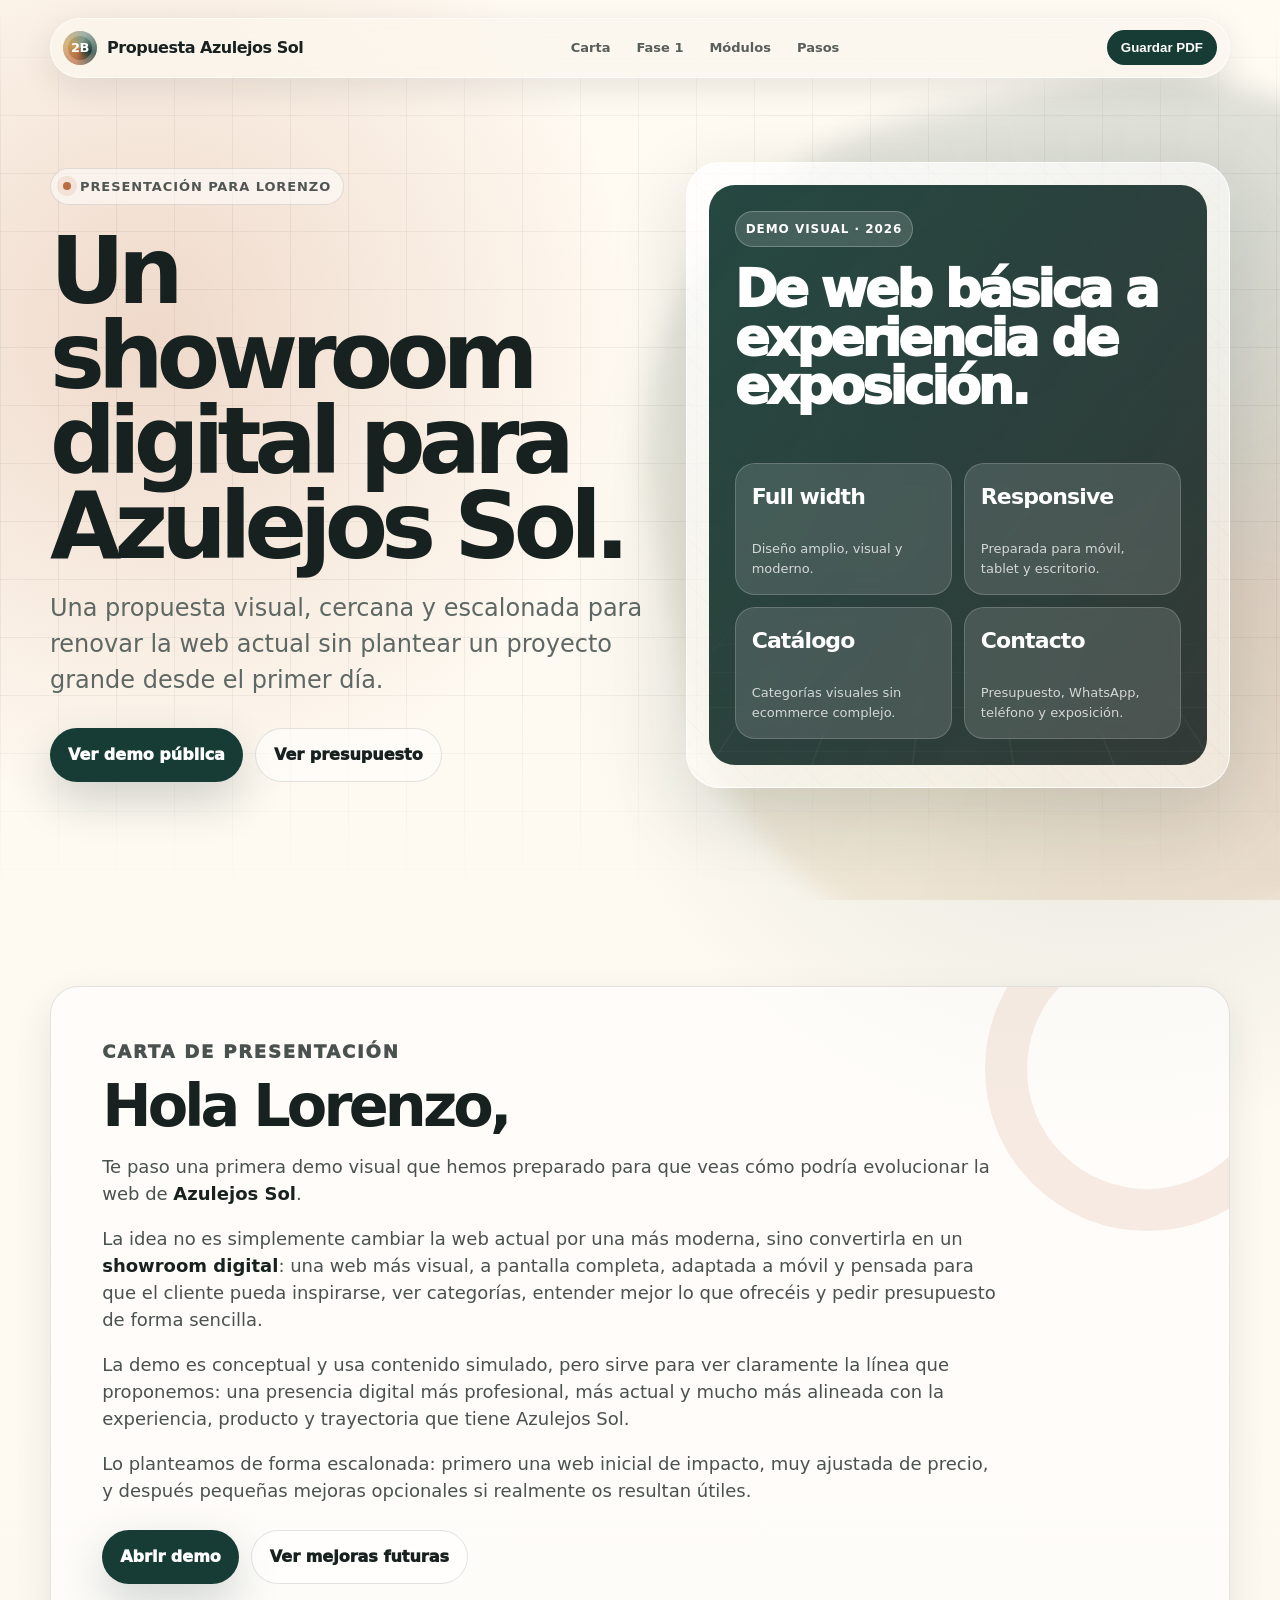
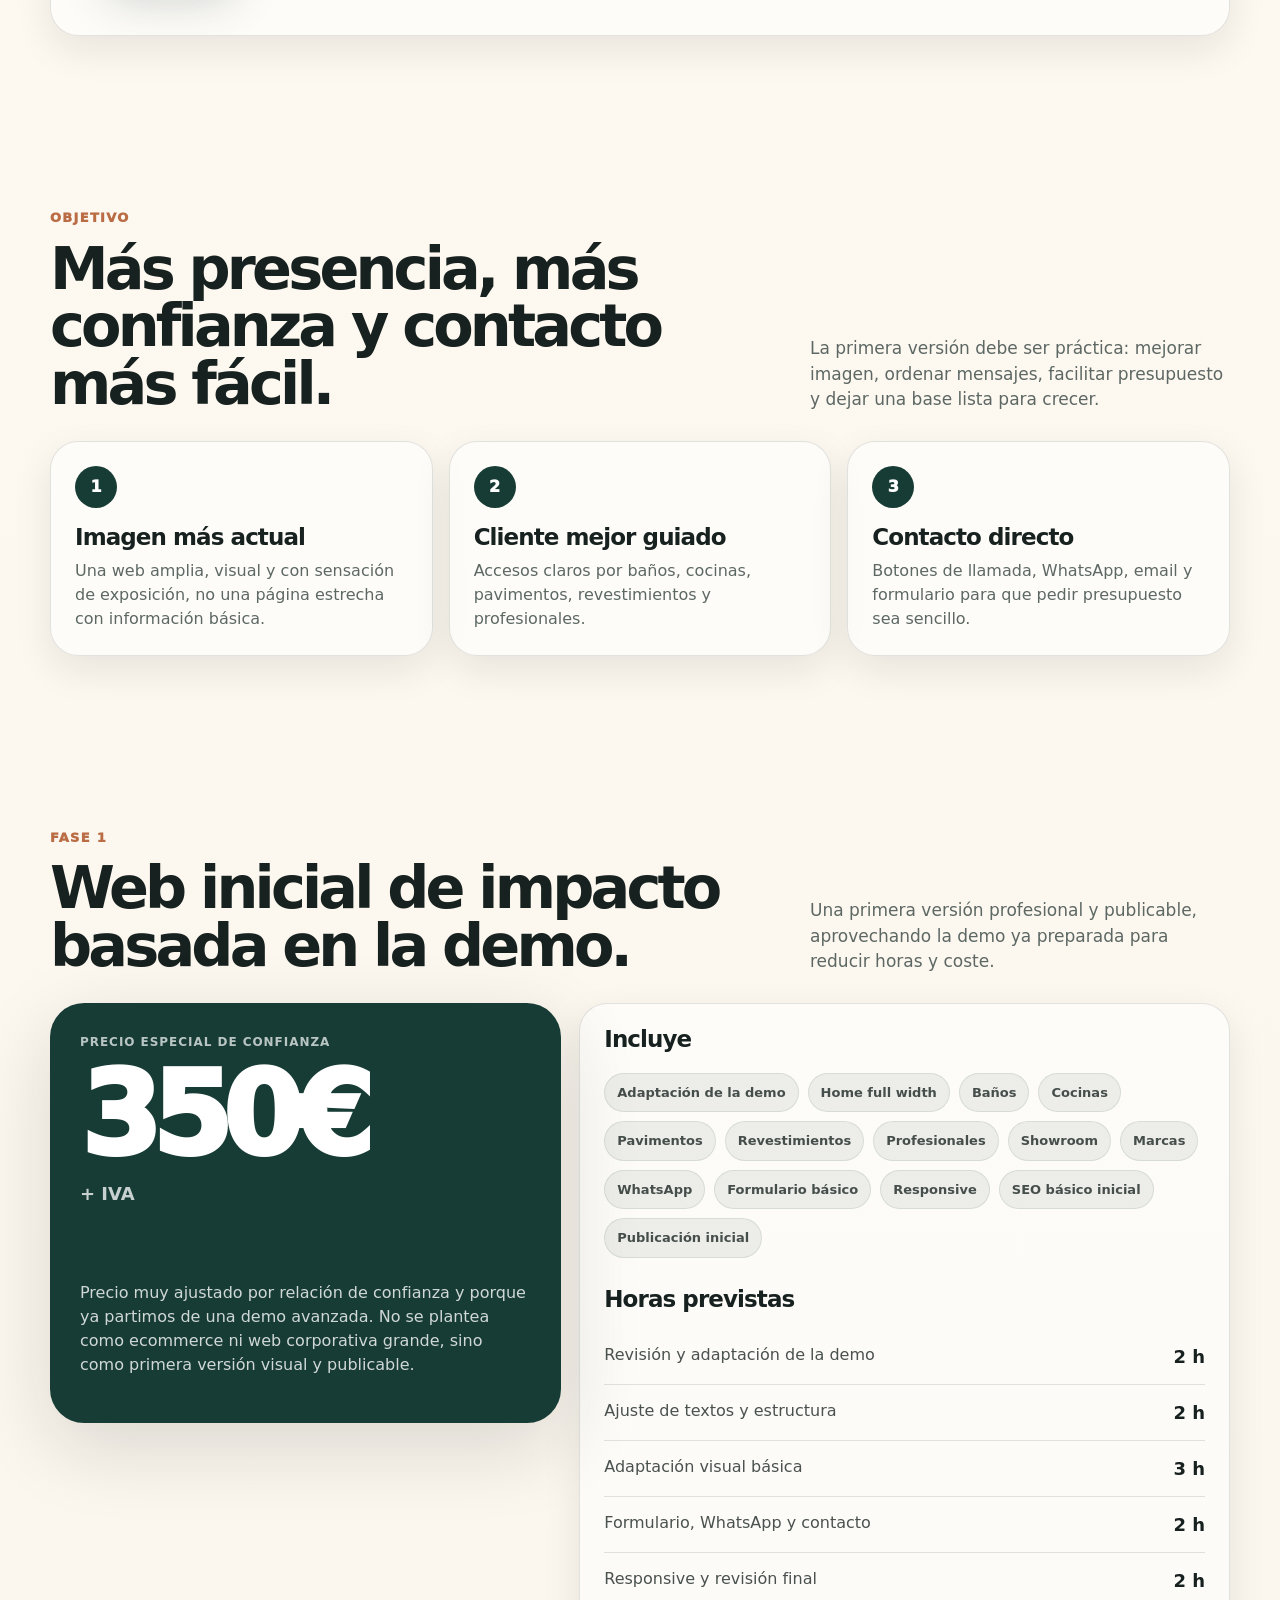
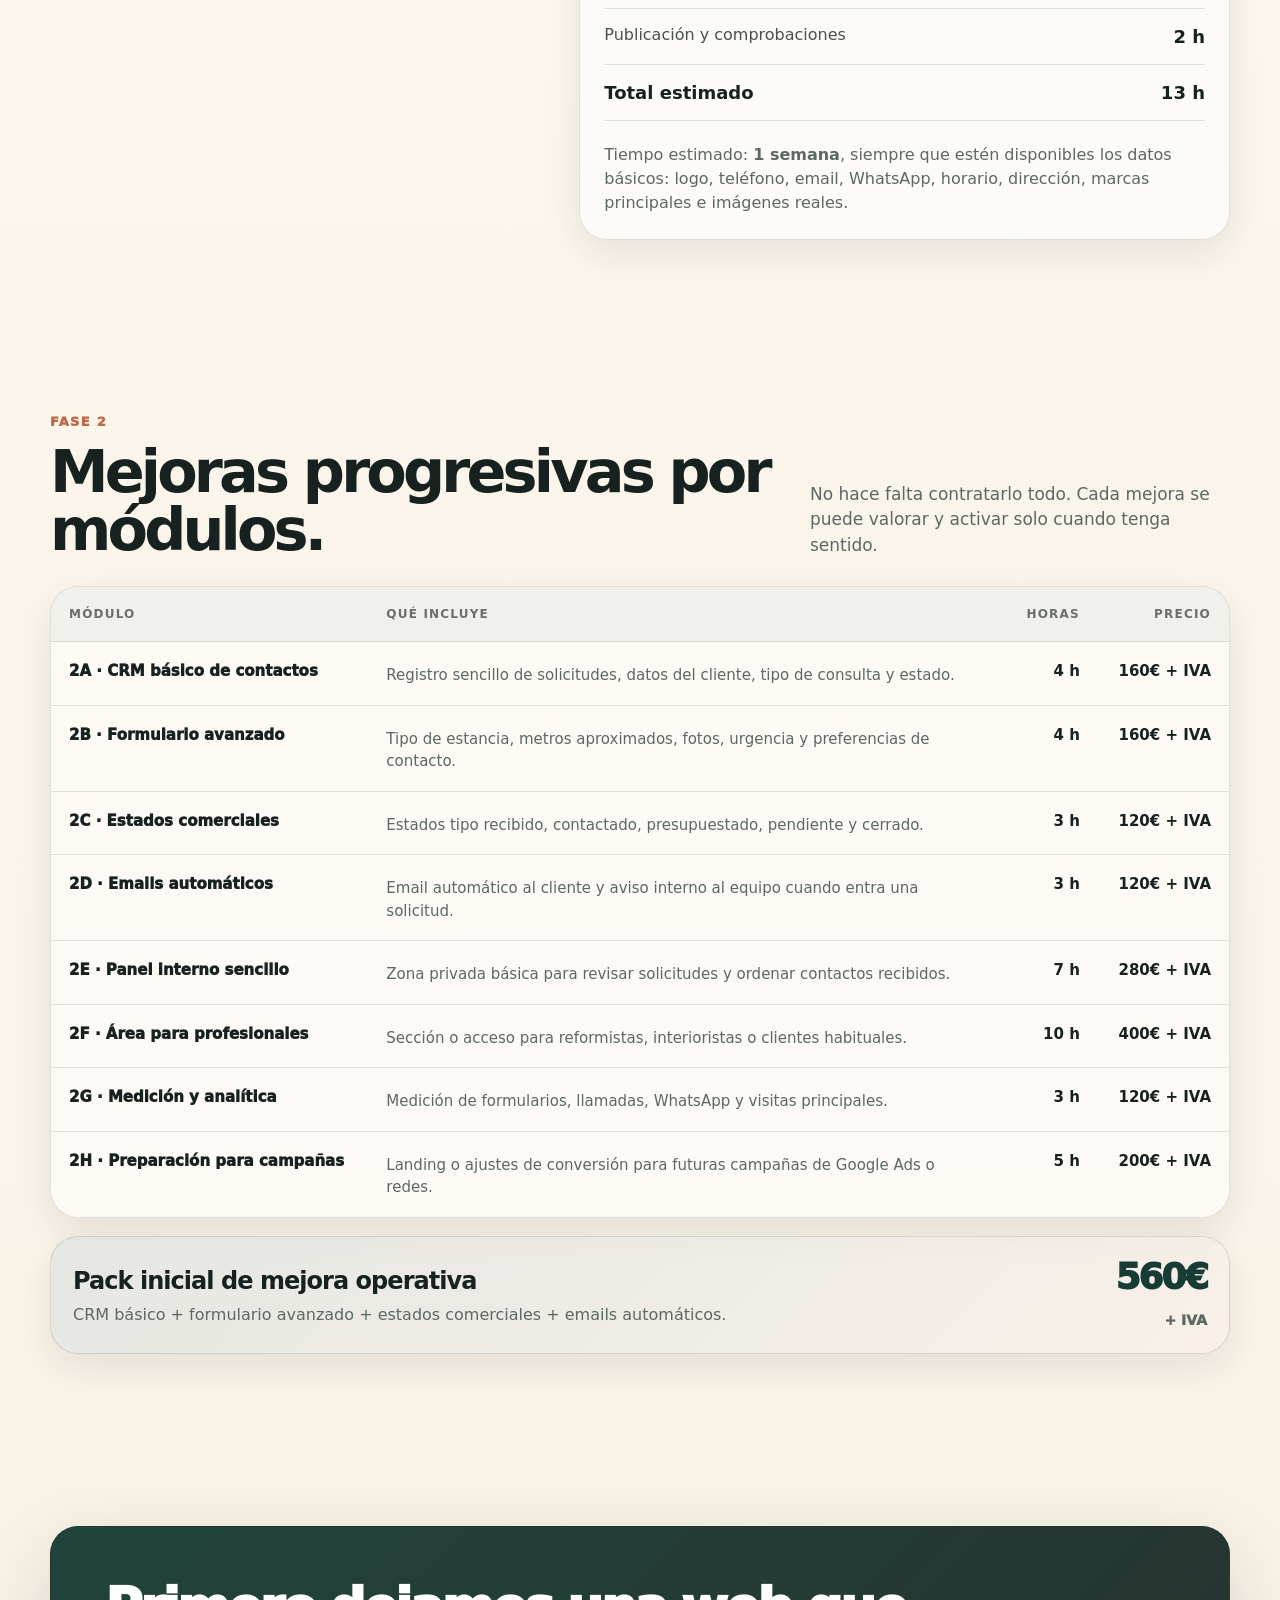
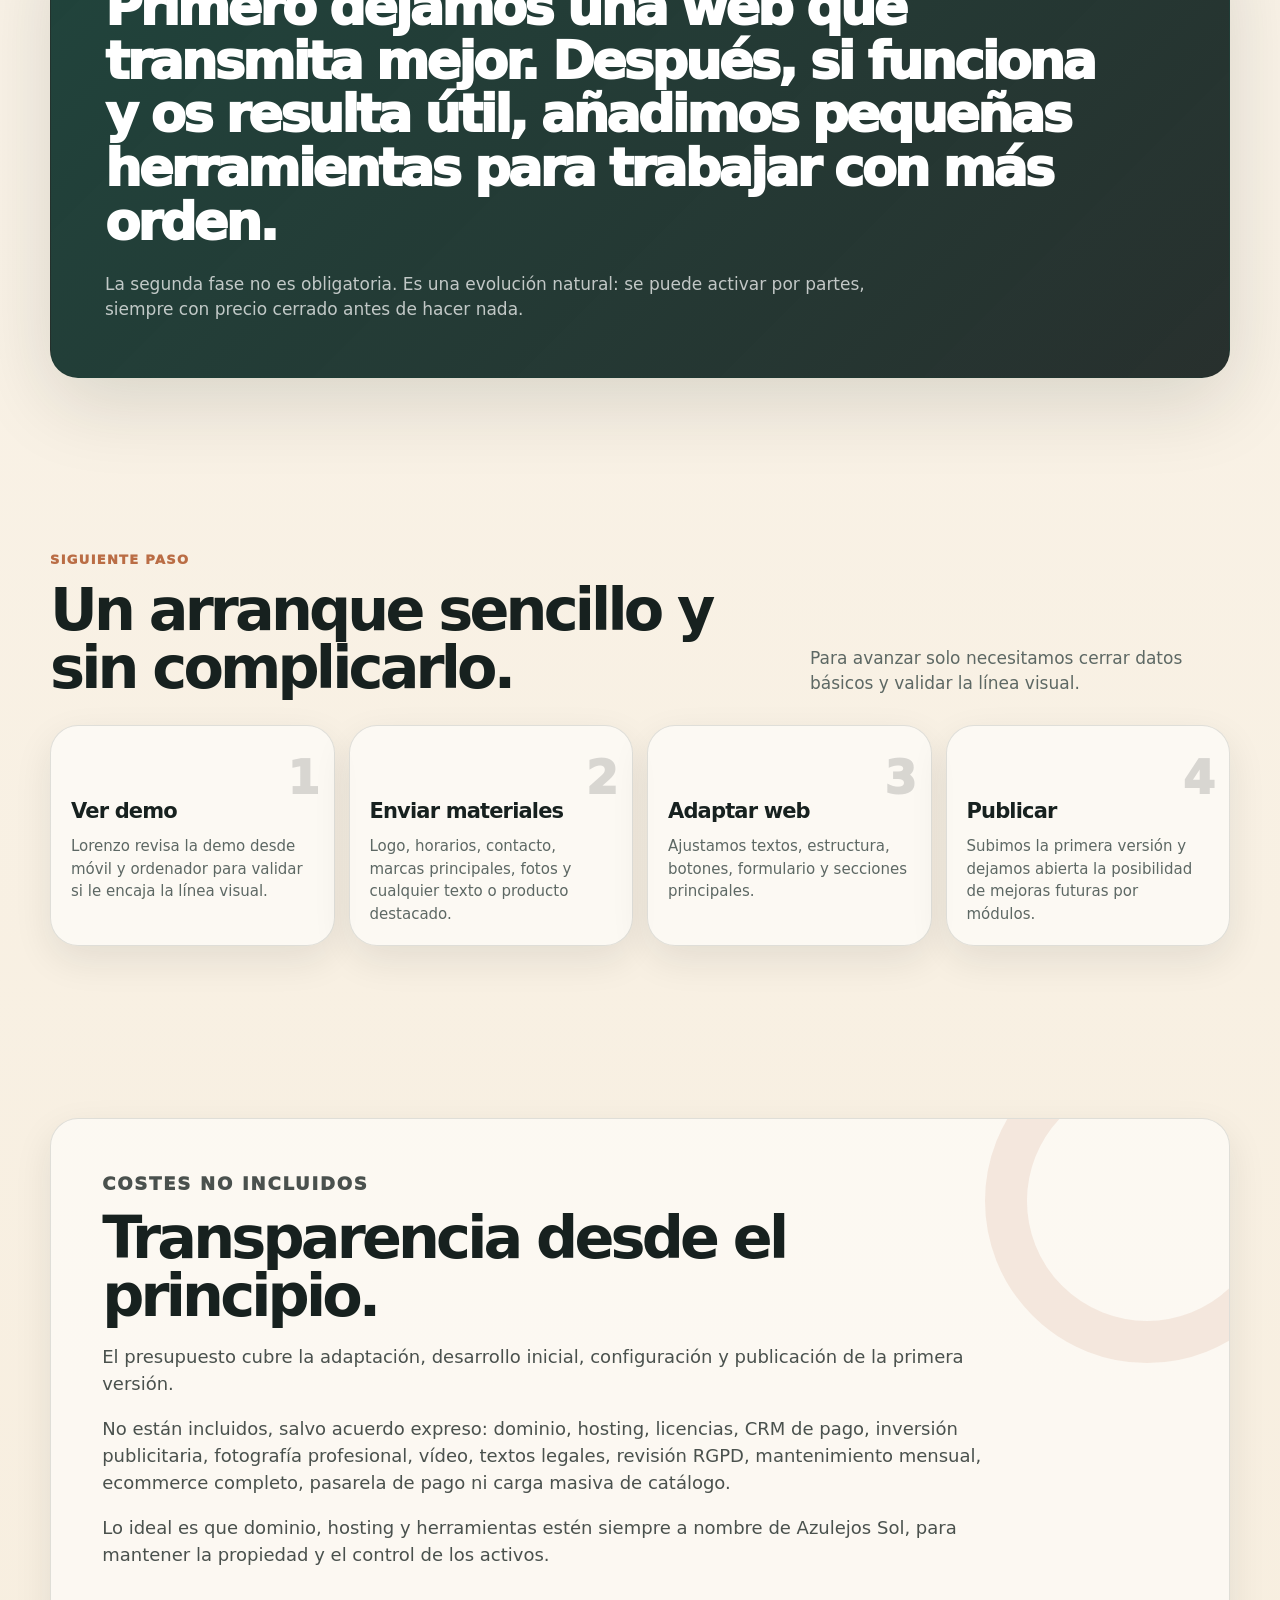
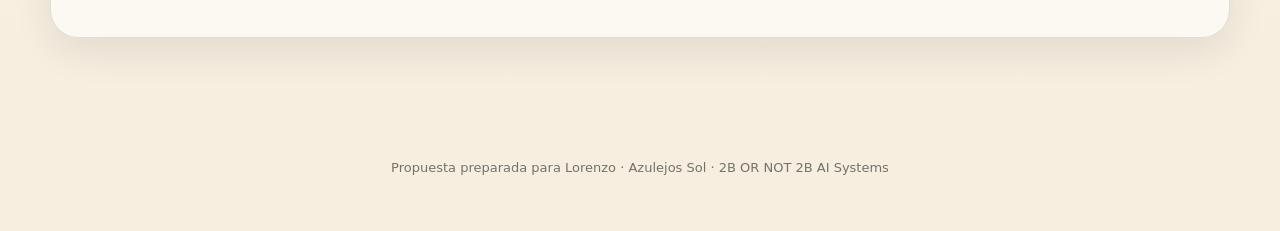
<file: propuesta.html>
<!doctype html>
<html lang="es">
<head>
<meta charset="utf-8">
<meta name="viewport" content="width=device-width, initial-scale=1">
<title>Propuesta para Lorenzo · Azulejos Sol</title>
<meta name="description" content="Presentación comercial HTML para la renovación digital de Azulejos Sol.">
<style>
:root{
  --ink:#17211f;--muted:#5d6864;--paper:#fbf6ee;--cream:#fff8ec;
  --green:#173c35;--sage:#80988c;--clay:#ba6d45;--gold:#c99d56;
  --line:rgba(23,33,31,.12);--shadow:0 24px 80px rgba(23,33,31,.14);
  --soft:0 14px 38px rgba(23,33,31,.09);--max:1180px;--r:28px;
}
*{box-sizing:border-box}
html{scroll-behavior:smooth}
body{
  margin:0;font-family:ui-sans-serif,system-ui,-apple-system,BlinkMacSystemFont,"Segoe UI",Arial,sans-serif;
  color:var(--ink);line-height:1.5;background:
  radial-gradient(circle at 12% 5%,rgba(186,109,69,.23),transparent 30rem),
  radial-gradient(circle at 86% 9%,rgba(128,152,140,.25),transparent 34rem),
  linear-gradient(180deg,#fffaf2 0%,#fbf6ee 48%,#f7eedf 100%);
}
a{color:inherit}
.topbar{
  position:fixed;z-index:30;top:18px;left:50%;transform:translateX(-50%);
  width:min(calc(100% - 28px),var(--max));padding:10px 12px;border-radius:999px;
  background:rgba(251,246,238,.78);backdrop-filter:blur(18px);border:1px solid rgba(255,255,255,.65);
  box-shadow:0 10px 34px rgba(23,33,31,.1);display:flex;align-items:center;justify-content:space-between;gap:12px
}
.brand{display:flex;align-items:center;gap:10px;font-weight:900;letter-spacing:-.03em;white-space:nowrap}
.mark{width:34px;height:34px;border-radius:50%;display:grid;place-items:center;color:#fff;background:conic-gradient(from 200deg,var(--clay),var(--gold),var(--sage),var(--green),var(--clay));box-shadow:inset 0 0 0 5px rgba(255,255,255,.25);font-size:13px}
.nav{display:flex;gap:2px;font-size:13px;font-weight:800;color:rgba(23,33,31,.72)}
.nav a{text-decoration:none;padding:9px 12px;border-radius:999px}
.nav a:hover{background:rgba(23,33,31,.06)}
.print{border:0;background:var(--green);color:#fff;padding:10px 14px;border-radius:999px;font-weight:900;cursor:pointer}
.hero{min-height:100svh;display:grid;place-items:center;padding:120px 24px 70px;position:relative;overflow:hidden}
.hero:before{content:"";position:absolute;inset:0;background:linear-gradient(90deg,rgba(23,33,31,.055) 1px,transparent 1px),linear-gradient(0deg,rgba(23,33,31,.055) 1px,transparent 1px);background-size:58px 58px;mask-image:linear-gradient(to bottom,transparent,black 15%,black 75%,transparent)}
.hero:after{content:"";position:absolute;width:min(72vw,850px);aspect-ratio:1;right:-18vw;top:10vh;border-radius:40%;background:conic-gradient(from 130deg,rgba(186,109,69,.55),rgba(201,157,86,.44),rgba(128,152,140,.5),rgba(23,60,53,.38),rgba(186,109,69,.55));filter:blur(12px);opacity:.34;transform:rotate(-12deg)}
.hero-in{width:min(100%,var(--max));display:grid;grid-template-columns:1.05fr .95fr;gap:34px;align-items:center;position:relative;z-index:2}
.eyebrow{display:inline-flex;align-items:center;gap:9px;border:1px solid var(--line);background:rgba(255,255,255,.52);border-radius:999px;padding:8px 12px;color:rgba(23,33,31,.75);font-size:13px;font-weight:900;letter-spacing:.07em;text-transform:uppercase}
.dot{width:8px;height:8px;border-radius:50%;background:var(--clay);box-shadow:0 0 0 6px rgba(186,109,69,.12)}
h1{font-size:clamp(48px,7.2vw,106px);line-height:.92;letter-spacing:-.075em;margin:24px 0 22px;max-width:850px}
.lead{font-size:clamp(18px,2vw,24px);color:var(--muted);max-width:690px;margin:0 0 30px}
.actions{display:flex;gap:12px;flex-wrap:wrap;margin-top:26px}
.btn{display:inline-flex;align-items:center;justify-content:center;min-height:48px;padding:14px 18px;border-radius:999px;text-decoration:none;font-weight:950;transition:.18s ease}
.btn:hover{transform:translateY(-2px)}
.primary{background:var(--green);color:#fff;box-shadow:0 18px 45px rgba(23,60,53,.2)}
.secondary{border:1px solid var(--line);background:rgba(255,255,255,.52)}
.preview{background:linear-gradient(145deg,rgba(255,255,255,.76),rgba(255,250,242,.5)),repeating-linear-gradient(45deg,rgba(186,109,69,.08) 0 1px,transparent 1px 16px);border:1px solid rgba(255,255,255,.74);border-radius:34px;padding:22px;box-shadow:var(--shadow)}
.showroom{min-height:580px;border-radius:26px;overflow:hidden;position:relative;background:linear-gradient(125deg,rgba(23,60,53,.94),rgba(23,33,31,.88));color:#fff;padding:26px;display:flex;flex-direction:column;justify-content:space-between}
.showroom:before{content:"";position:absolute;inset:0;opacity:.58;background:linear-gradient(90deg,rgba(255,255,255,.1) 1px,transparent 1px),linear-gradient(0deg,rgba(255,255,255,.1) 1px,transparent 1px);background-size:72px 72px;transform:perspective(620px) rotateX(58deg) translateY(80px) scale(1.4);transform-origin:bottom;mask-image:linear-gradient(to top,black,transparent 72%)}
.tag,.preview-title,.mini-grid{position:relative;z-index:1}
.tag{display:inline-flex;padding:8px 10px;border-radius:999px;background:rgba(255,255,255,.14);border:1px solid rgba(255,255,255,.25);font-size:12px;font-weight:900;letter-spacing:.08em;text-transform:uppercase}
.preview-title{font-size:clamp(34px,4vw,58px);line-height:.95;letter-spacing:-.06em;font-weight:1000;max-width:470px;margin:18px 0 0}
.mini-grid{display:grid;grid-template-columns:1fr 1fr;gap:12px}
.mini{padding:16px;border-radius:20px;background:rgba(255,255,255,.13);border:1px solid rgba(255,255,255,.18);backdrop-filter:blur(10px);min-height:132px;display:flex;flex-direction:column;justify-content:space-between}
.mini strong{font-size:22px;letter-spacing:-.04em}.mini span{color:rgba(255,255,255,.76);font-size:13px}
section{padding:86px 24px}.container{width:min(100%,var(--max));margin:0 auto}
.head{display:flex;align-items:end;justify-content:space-between;gap:30px;margin-bottom:28px}
.kicker{color:var(--clay);font-size:13px;font-weight:1000;text-transform:uppercase;letter-spacing:.1em;margin:0 0 12px}
h2{font-size:clamp(34px,4.6vw,68px);line-height:.98;letter-spacing:-.065em;margin:0;max-width:810px}
.copy{color:var(--muted);font-size:17px;max-width:420px;margin:0}
.letter,.card,.modules,.quote,.step,.pack{background:rgba(255,255,255,.57);border:1px solid var(--line);box-shadow:var(--soft);border-radius:var(--r)}
.letter{padding:clamp(26px,4vw,52px);position:relative;overflow:hidden}
.letter:before{content:"";position:absolute;right:-80px;top:-80px;width:240px;height:240px;border-radius:50%;border:42px solid rgba(186,109,69,.12)}
.letter p{font-size:18px;color:rgba(23,33,31,.78);max-width:900px}.letter strong{color:var(--ink)}
.grid3{display:grid;grid-template-columns:repeat(3,1fr);gap:16px}.card{padding:24px}.card h3{margin:0 0 10px;font-size:23px;line-height:1;letter-spacing:-.04em}.card p{color:var(--muted);margin:0}
.num{width:42px;height:42px;display:grid;place-items:center;background:var(--green);color:#fff;border-radius:50%;font-weight:1000;margin-bottom:18px}
.split{display:grid;grid-template-columns:.88fr 1.12fr;gap:18px;align-items:start}
.price-card{background:var(--green);color:#fff;border-radius:34px;padding:30px;box-shadow:var(--shadow);position:sticky;top:92px;min-height:420px;display:flex;flex-direction:column;justify-content:space-between;overflow:hidden}
.label{color:rgba(255,255,255,.7);font-weight:900;text-transform:uppercase;letter-spacing:.08em;font-size:12px}.price{font-size:clamp(74px,9vw,120px);line-height:.85;letter-spacing:-.08em;font-weight:1000;margin:16px 0}.iva{color:rgba(255,255,255,.76);font-size:18px;font-weight:900}.note{color:rgba(255,255,255,.8);font-size:16px}
.pills{display:flex;flex-wrap:wrap;gap:9px;margin-top:22px}.pill{padding:9px 12px;border-radius:999px;background:rgba(23,60,53,.07);border:1px solid rgba(23,60,53,.1);color:rgba(23,33,31,.78);font-weight:850;font-size:13px}
.hours{margin-top:18px}.row{display:flex;justify-content:space-between;gap:12px;padding:14px 0;border-bottom:1px solid var(--line);color:rgba(23,33,31,.78)}.row strong{color:var(--ink);font-size:18px}
.modules{overflow:hidden}table{width:100%;border-collapse:collapse;font-size:15px}th,td{padding:18px;text-align:left;vertical-align:top;border-bottom:1px solid var(--line)}th{font-size:12px;text-transform:uppercase;letter-spacing:.1em;color:rgba(23,33,31,.62);background:rgba(23,60,53,.05)}tr:last-child td{border-bottom:0}td:nth-child(3),td:nth-child(4),th:nth-child(3),th:nth-child(4){text-align:right;white-space:nowrap;font-weight:900}.mname{font-weight:1000}.mdesc{color:var(--muted);margin-top:4px;max-width:590px}
.pack{margin-top:18px;display:grid;grid-template-columns:1fr auto;gap:16px;align-items:center;padding:22px;background:linear-gradient(135deg,rgba(23,60,53,.1),rgba(186,109,69,.08)),rgba(255,255,255,.62)}
.pack h3{margin:0 0 4px;font-size:24px;letter-spacing:-.04em}.pack p{margin:0;color:var(--muted)}.pack-price{font-size:36px;line-height:1;letter-spacing:-.06em;font-weight:1000;color:var(--green);text-align:right}
.quote{background:linear-gradient(135deg,rgba(23,60,53,.96),rgba(23,33,31,.93));color:#fff;padding:54px;box-shadow:var(--shadow)}
.quote blockquote{margin:0;font-size:clamp(28px,4vw,52px);line-height:1.05;letter-spacing:-.055em;font-weight:1000;max-width:990px}.quote p{color:rgba(255,255,255,.72);max-width:780px;margin:22px 0 0;font-size:17px}
.steps{display:grid;grid-template-columns:repeat(4,1fr);gap:14px;counter-reset:step}.step{counter-increment:step;padding:20px;min-height:190px;position:relative}.step:before{content:counter(step);position:absolute;top:18px;right:18px;color:rgba(23,33,31,.16);font-size:46px;font-weight:1000;letter-spacing:-.08em}.step h3{margin:50px 0 8px;font-size:21px;letter-spacing:-.04em}.step p{margin:0;color:var(--muted);font-size:15px}
.footer{padding:34px 24px 54px;text-align:center;color:rgba(23,33,31,.6);font-size:13px}
@media(max-width:980px){.nav{display:none}.hero-in,.split{grid-template-columns:1fr}.preview{order:-1}.showroom{min-height:430px}.head{display:block}.copy{margin-top:14px;max-width:720px}.grid3,.steps{grid-template-columns:1fr 1fr}.price-card{position:relative;top:auto}}
@media(max-width:640px){.topbar{top:10px}.brand span{max-width:205px;overflow:hidden;text-overflow:ellipsis}.print{display:none}.hero{padding:96px 16px 50px}section{padding:60px 16px}.actions{align-items:stretch}.btn{width:100%}.mini-grid,.grid3,.steps{grid-template-columns:1fr}.showroom{min-height:500px}.letter,.card,.modules,.quote,.step,.pack,.price-card{border-radius:24px}th:nth-child(3),td:nth-child(3){display:none}th,td{padding:14px 12px}td:nth-child(4),th:nth-child(4){font-size:14px}.pack{grid-template-columns:1fr}.pack-price{text-align:left}}
@media print{@page{size:A4;margin:12mm}body{background:#fff}.topbar{display:none}.hero{min-height:auto;padding:18mm 0}section{padding:10mm 0}.container,.hero-in{width:100%;max-width:none}.hero-in,.split,.grid3,.steps{grid-template-columns:1fr!important}.preview,.card,.letter,.modules,.price-card,.quote,.step,.pack{box-shadow:none!important;break-inside:avoid}.showroom{min-height:auto}h1{font-size:52pt}h2{font-size:32pt}.price-card,.quote{background:#173c35!important;-webkit-print-color-adjust:exact;print-color-adjust:exact}}
</style>
</head>
<body>
<header class="topbar">
  <div class="brand"><div class="mark">2B</div><span>Propuesta Azulejos Sol</span></div>
  <nav class="nav"><a href="#carta">Carta</a><a href="#fase1">Fase 1</a><a href="#fase2">Módulos</a><a href="#pasos">Pasos</a></nav>
  <button class="print" onclick="window.print()">Guardar PDF</button>
</header>

<main>
<section class="hero">
  <div class="hero-in">
    <div>
      <div class="eyebrow"><span class="dot"></span> Presentación para Lorenzo</div>
      <h1>Un showroom digital para Azulejos Sol.</h1>
      <p class="lead">Una propuesta visual, cercana y escalonada para renovar la web actual sin plantear un proyecto grande desde el primer día.</p>
      <div class="actions">
        <a class="btn primary" href="https://2bornot2bai-stack.github.io/azulejos-sol-showroom-demo/" target="_blank" rel="noopener">Ver demo pública</a>
        <a class="btn secondary" href="#fase1">Ver presupuesto</a>
      </div>
    </div>
    <aside class="preview">
      <div class="showroom">
        <div>
          <span class="tag">Demo visual · 2026</span>
          <div class="preview-title">De web básica a experiencia de exposición.</div>
        </div>
        <div class="mini-grid">
          <div class="mini"><strong>Full width</strong><span>Diseño amplio, visual y moderno.</span></div>
          <div class="mini"><strong>Responsive</strong><span>Preparada para móvil, tablet y escritorio.</span></div>
          <div class="mini"><strong>Catálogo</strong><span>Categorías visuales sin ecommerce complejo.</span></div>
          <div class="mini"><strong>Contacto</strong><span>Presupuesto, WhatsApp, teléfono y exposición.</span></div>
        </div>
      </div>
    </aside>
  </div>
</section>

<section id="carta"><div class="container">
  <div class="letter">
    <p class="kicker">Carta de presentación</p>
    <h2>Hola Lorenzo,</h2>
    <p>Te paso una primera demo visual que hemos preparado para que veas cómo podría evolucionar la web de <strong>Azulejos Sol</strong>.</p>
    <p>La idea no es simplemente cambiar la web actual por una más moderna, sino convertirla en un <strong>showroom digital</strong>: una web más visual, a pantalla completa, adaptada a móvil y pensada para que el cliente pueda inspirarse, ver categorías, entender mejor lo que ofrecéis y pedir presupuesto de forma sencilla.</p>
    <p>La demo es conceptual y usa contenido simulado, pero sirve para ver claramente la línea que proponemos: una presencia digital más profesional, más actual y mucho más alineada con la experiencia, producto y trayectoria que tiene Azulejos Sol.</p>
    <p>Lo planteamos de forma escalonada: primero una web inicial de impacto, muy ajustada de precio, y después pequeñas mejoras opcionales si realmente os resultan útiles.</p>
    <div class="actions"><a class="btn primary" href="https://2bornot2bai-stack.github.io/azulejos-sol-showroom-demo/" target="_blank" rel="noopener">Abrir demo</a><a class="btn secondary" href="#fase2">Ver mejoras futuras</a></div>
  </div>
</div></section>

<section><div class="container">
  <div class="head">
    <div><p class="kicker">Objetivo</p><h2>Más presencia, más confianza y contacto más fácil.</h2></div>
    <p class="copy">La primera versión debe ser práctica: mejorar imagen, ordenar mensajes, facilitar presupuesto y dejar una base lista para crecer.</p>
  </div>
  <div class="grid3">
    <article class="card"><div class="num">1</div><h3>Imagen más actual</h3><p>Una web amplia, visual y con sensación de exposición, no una página estrecha con información básica.</p></article>
    <article class="card"><div class="num">2</div><h3>Cliente mejor guiado</h3><p>Accesos claros por baños, cocinas, pavimentos, revestimientos y profesionales.</p></article>
    <article class="card"><div class="num">3</div><h3>Contacto directo</h3><p>Botones de llamada, WhatsApp, email y formulario para que pedir presupuesto sea sencillo.</p></article>
  </div>
</div></section>

<section id="fase1"><div class="container">
  <div class="head">
    <div><p class="kicker">Fase 1</p><h2>Web inicial de impacto basada en la demo.</h2></div>
    <p class="copy">Una primera versión profesional y publicable, aprovechando la demo ya preparada para reducir horas y coste.</p>
  </div>
  <div class="split">
    <aside class="price-card">
      <div><div class="label">Precio especial de confianza</div><div class="price">350€</div><div class="iva">+ IVA</div></div>
      <p class="note">Precio muy ajustado por relación de confianza y porque ya partimos de una demo avanzada. No se plantea como ecommerce ni web corporativa grande, sino como primera versión visual y publicable.</p>
    </aside>
    <div class="card">
      <h3>Incluye</h3>
      <div class="pills">
        <span class="pill">Adaptación de la demo</span><span class="pill">Home full width</span><span class="pill">Baños</span><span class="pill">Cocinas</span><span class="pill">Pavimentos</span><span class="pill">Revestimientos</span><span class="pill">Profesionales</span><span class="pill">Showroom</span><span class="pill">Marcas</span><span class="pill">WhatsApp</span><span class="pill">Formulario básico</span><span class="pill">Responsive</span><span class="pill">SEO básico inicial</span><span class="pill">Publicación inicial</span>
      </div>
      <h3 style="margin-top:30px">Horas previstas</h3>
      <div class="hours">
        <div class="row"><span>Revisión y adaptación de la demo</span><strong>2 h</strong></div>
        <div class="row"><span>Ajuste de textos y estructura</span><strong>2 h</strong></div>
        <div class="row"><span>Adaptación visual básica</span><strong>3 h</strong></div>
        <div class="row"><span>Formulario, WhatsApp y contacto</span><strong>2 h</strong></div>
        <div class="row"><span>Responsive y revisión final</span><strong>2 h</strong></div>
        <div class="row"><span>Publicación y comprobaciones</span><strong>2 h</strong></div>
        <div class="row"><span><strong>Total estimado</strong></span><strong>13 h</strong></div>
      </div>
      <p style="color:var(--muted);margin-top:22px">Tiempo estimado: <strong>1 semana</strong>, siempre que estén disponibles los datos básicos: logo, teléfono, email, WhatsApp, horario, dirección, marcas principales e imágenes reales.</p>
    </div>
  </div>
</div></section>

<section id="fase2"><div class="container">
  <div class="head">
    <div><p class="kicker">Fase 2</p><h2>Mejoras progresivas por módulos.</h2></div>
    <p class="copy">No hace falta contratarlo todo. Cada mejora se puede valorar y activar solo cuando tenga sentido.</p>
  </div>
  <div class="modules">
    <table>
      <thead><tr><th>Módulo</th><th>Qué incluye</th><th>Horas</th><th>Precio</th></tr></thead>
      <tbody>
        <tr><td><div class="mname">2A · CRM básico de contactos</div></td><td><div class="mdesc">Registro sencillo de solicitudes, datos del cliente, tipo de consulta y estado.</div></td><td>4 h</td><td>160€ + IVA</td></tr>
        <tr><td><div class="mname">2B · Formulario avanzado</div></td><td><div class="mdesc">Tipo de estancia, metros aproximados, fotos, urgencia y preferencias de contacto.</div></td><td>4 h</td><td>160€ + IVA</td></tr>
        <tr><td><div class="mname">2C · Estados comerciales</div></td><td><div class="mdesc">Estados tipo recibido, contactado, presupuestado, pendiente y cerrado.</div></td><td>3 h</td><td>120€ + IVA</td></tr>
        <tr><td><div class="mname">2D · Emails automáticos</div></td><td><div class="mdesc">Email automático al cliente y aviso interno al equipo cuando entra una solicitud.</div></td><td>3 h</td><td>120€ + IVA</td></tr>
        <tr><td><div class="mname">2E · Panel interno sencillo</div></td><td><div class="mdesc">Zona privada básica para revisar solicitudes y ordenar contactos recibidos.</div></td><td>7 h</td><td>280€ + IVA</td></tr>
        <tr><td><div class="mname">2F · Área para profesionales</div></td><td><div class="mdesc">Sección o acceso para reformistas, interioristas o clientes habituales.</div></td><td>10 h</td><td>400€ + IVA</td></tr>
        <tr><td><div class="mname">2G · Medición y analítica</div></td><td><div class="mdesc">Medición de formularios, llamadas, WhatsApp y visitas principales.</div></td><td>3 h</td><td>120€ + IVA</td></tr>
        <tr><td><div class="mname">2H · Preparación para campañas</div></td><td><div class="mdesc">Landing o ajustes de conversión para futuras campañas de Google Ads o redes.</div></td><td>5 h</td><td>200€ + IVA</td></tr>
      </tbody>
    </table>
  </div>
  <div class="pack"><div><h3>Pack inicial de mejora operativa</h3><p>CRM básico + formulario avanzado + estados comerciales + emails automáticos.</p></div><div class="pack-price">560€<br><span style="font-size:14px;letter-spacing:0;color:var(--muted)">+ IVA</span></div></div>
</div></section>

<section><div class="container"><div class="quote">
  <blockquote>Primero dejamos una web que transmita mejor. Después, si funciona y os resulta útil, añadimos pequeñas herramientas para trabajar con más orden.</blockquote>
  <p>La segunda fase no es obligatoria. Es una evolución natural: se puede activar por partes, siempre con precio cerrado antes de hacer nada.</p>
</div></div></section>

<section id="pasos"><div class="container">
  <div class="head"><div><p class="kicker">Siguiente paso</p><h2>Un arranque sencillo y sin complicarlo.</h2></div><p class="copy">Para avanzar solo necesitamos cerrar datos básicos y validar la línea visual.</p></div>
  <div class="steps">
    <article class="step"><h3>Ver demo</h3><p>Lorenzo revisa la demo desde móvil y ordenador para validar si le encaja la línea visual.</p></article>
    <article class="step"><h3>Enviar materiales</h3><p>Logo, horarios, contacto, marcas principales, fotos y cualquier texto o producto destacado.</p></article>
    <article class="step"><h3>Adaptar web</h3><p>Ajustamos textos, estructura, botones, formulario y secciones principales.</p></article>
    <article class="step"><h3>Publicar</h3><p>Subimos la primera versión y dejamos abierta la posibilidad de mejoras futuras por módulos.</p></article>
  </div>
</div></section>

<section><div class="container"><div class="letter">
  <p class="kicker">Costes no incluidos</p>
  <h2>Transparencia desde el principio.</h2>
  <p>El presupuesto cubre la adaptación, desarrollo inicial, configuración y publicación de la primera versión.</p>
  <p>No están incluidos, salvo acuerdo expreso: dominio, hosting, licencias, CRM de pago, inversión publicitaria, fotografía profesional, vídeo, textos legales, revisión RGPD, mantenimiento mensual, ecommerce completo, pasarela de pago ni carga masiva de catálogo.</p>
  <p>Lo ideal es que dominio, hosting y herramientas estén siempre a nombre de Azulejos Sol, para mantener la propiedad y el control de los activos.</p>
</div></div></section>
</main>

<footer class="footer">Propuesta preparada para Lorenzo · Azulejos Sol · 2B OR NOT 2B AI Systems</footer>
</body>
</html>
</file>
<file: styles.css>
:root {
  color-scheme: light;
  --ink: #15130f;
  --muted: #6b6258;
  --paper: #f6f0e8;
  --paper-2: #fffaf3;
  --stone: #ddd0bf;
  --clay: #a46f4f;
  --terracotta: #bd704d;
  --bronze: #9a7247;
  --gold: #d6ae72;
  --charcoal: #10100e;
  --charcoal-2: #211d18;
  --white: #ffffff;
  --glass: rgba(255, 250, 243, .72);
  --shadow: 0 30px 90px rgba(24, 19, 14, .18);
  --shadow-soft: 0 18px 50px rgba(24, 19, 14, .12);
  --radius-xl: 34px;
  --radius-lg: 24px;
  --radius-md: 16px;
  --max: 1680px;
  --pad: clamp(18px, 4vw, 72px);
  --header: 82px;
  --ease: cubic-bezier(.2, .8, .2, 1);
}

*,
*::before,
*::after {
  box-sizing: border-box;
}

html {
  scroll-behavior: smooth;
  text-size-adjust: 100%;
}

body {
  margin: 0;
  font-family: Inter, ui-sans-serif, system-ui, -apple-system, BlinkMacSystemFont, "Segoe UI", Arial, sans-serif;
  color: var(--ink);
  background:
    radial-gradient(circle at 20% 0%, rgba(214, 174, 114, .22), transparent 34rem),
    linear-gradient(180deg, var(--paper) 0%, #fbf7f0 45%, #efe4d7 100%);
  overflow-x: hidden;
}

body::before {
  content: "";
  position: fixed;
  inset: 0;
  pointer-events: none;
  opacity: .22;
  background-image:
    linear-gradient(rgba(16,16,14,.04) 1px, transparent 1px),
    linear-gradient(90deg, rgba(16,16,14,.035) 1px, transparent 1px);
  background-size: 42px 42px;
  mask-image: linear-gradient(to bottom, transparent, black 18%, black 82%, transparent);
  z-index: -1;
}

img,
svg {
  max-width: 100%;
  height: auto;
}

a {
  color: inherit;
}

button,
input,
select {
  font: inherit;
}

.skip-link {
  position: fixed;
  top: 12px;
  left: 12px;
  transform: translateY(-150%);
  background: var(--charcoal);
  color: white;
  padding: 12px 16px;
  border-radius: 999px;
  z-index: 200;
}

.skip-link:focus {
  transform: translateY(0);
}

.site-header {
  position: fixed;
  top: 16px;
  left: var(--pad);
  right: var(--pad);
  height: var(--header);
  z-index: 100;
  display: flex;
  align-items: center;
  justify-content: space-between;
  gap: 22px;
  padding: 12px 14px 12px 16px;
  border: 1px solid rgba(255, 255, 255, .48);
  border-radius: 999px;
  background: rgba(246, 240, 232, .72);
  backdrop-filter: blur(22px) saturate(145%);
  box-shadow: 0 18px 60px rgba(16, 16, 14, .10);
  transition: transform .28s var(--ease), background .28s var(--ease), border-color .28s var(--ease);
}

.site-header.is-scrolled {
  background: rgba(255, 250, 243, .86);
  border-color: rgba(154, 114, 71, .18);
}

.brand {
  display: flex;
  align-items: center;
  gap: 12px;
  min-width: max-content;
  text-decoration: none;
}

.brand img {
  display: block;
  filter: drop-shadow(0 10px 18px rgba(154, 114, 71, .25));
}

.brand strong {
  display: block;
  font-size: 1rem;
  letter-spacing: -.02em;
  line-height: 1;
}

.brand small {
  display: block;
  margin-top: 4px;
  color: var(--muted);
  font-size: .75rem;
  letter-spacing: .04em;
  text-transform: uppercase;
}

.principal-nav {
  display: flex;
  align-items: center;
  gap: 5px;
}

.principal-nav a {
  text-decoration: none;
  color: var(--ink);
  padding: 12px 14px;
  border-radius: 999px;
  font-size: .94rem;
  font-weight: 700;
  transition: background .22s var(--ease), color .22s var(--ease), transform .22s var(--ease);
}

.principal-nav a:hover,
.principal-nav a:focus-visible {
  background: rgba(154, 114, 71, .12);
}

.principal-nav .nav-cta {
  background: var(--charcoal);
  color: white;
  padding-inline: 18px;
  box-shadow: 0 16px 36px rgba(16, 16, 14, .20);
}

.principal-nav .nav-cta:hover {
  background: var(--terracotta);
}

.nav-toggle {
  display: none;
}

.section-shell {
  width: 100%;
  padding-inline: var(--pad);
}

.hero {
  min-height: 100svh;
  position: relative;
  display: grid;
  grid-template-columns: minmax(0, 1.05fr) minmax(340px, .72fr);
  align-items: center;
  gap: clamp(28px, 5vw, 90px);
  padding-top: calc(var(--header) + 52px);
  padding-bottom: clamp(42px, 8vw, 110px);
  isolation: isolate;
}

.hero-bg {
  position: absolute;
  inset: 0;
  z-index: -3;
  background:
    linear-gradient(90deg, rgba(246,240,232,.92) 0%, rgba(246,240,232,.72) 38%, rgba(16,16,14,.16) 100%),
    url("https://images.unsplash.com/photo-1600566753190-17f0baa2a6c3?auto=format&fit=crop&w=2200&q=85") center/cover;
}

.hero-bg::after {
  content: "";
  position: absolute;
  inset: 0;
  background:
    radial-gradient(circle at 32% 28%, rgba(255,255,255,.72), transparent 22rem),
    linear-gradient(to bottom, transparent 58%, var(--paper) 100%);
}

.hero-noise {
  position: absolute;
  inset: 0;
  z-index: -2;
  opacity: .12;
  background-image: url("data:image/svg+xml,%3Csvg viewBox='0 0 220 220' xmlns='http://www.w3.org/2000/svg'%3E%3Cfilter id='n'%3E%3CfeTurbulence type='fractalNoise' baseFrequency='.9' numOctaves='3' stitchTiles='stitch'/%3E%3C/filter%3E%3Crect width='100%25' height='100%25' filter='url(%23n)' opacity='.65'/%3E%3C/svg%3E");
}

.hero-content {
  max-width: 920px;
}

.eyebrow {
  margin: 0 0 16px;
  color: var(--bronze);
  font-weight: 900;
  letter-spacing: .13em;
  text-transform: uppercase;
  font-size: clamp(.74rem, .7vw, .86rem);
}

h1,
h2,
h3,
p {
  margin-top: 0;
}

h1 {
  font-size: clamp(3.2rem, 7.4vw, 8.8rem);
  line-height: .89;
  letter-spacing: -.08em;
  max-width: 1100px;
  margin-bottom: 28px;
  text-wrap: balance;
}

.hero-copy {
  max-width: 760px;
  font-size: clamp(1.08rem, 1.6vw, 1.48rem);
  line-height: 1.6;
  color: #423a31;
}

.hero-actions,
.final-card .btn {
  margin-top: 34px;
}

.btn {
  display: inline-flex;
  align-items: center;
  justify-content: center;
  gap: 10px;
  min-height: 54px;
  padding: 15px 22px;
  border-radius: 999px;
  border: 0;
  cursor: pointer;
  text-decoration: none;
  font-weight: 900;
  transition: transform .24s var(--ease), box-shadow .24s var(--ease), background .24s var(--ease);
}

.btn:hover,
.btn:focus-visible {
  transform: translateY(-2px);
}

.btn-primary {
  color: white;
  background: linear-gradient(135deg, var(--charcoal), #342a20 55%, var(--terracotta));
  box-shadow: 0 20px 55px rgba(16, 16, 14, .24);
}

.btn-secondary {
  color: var(--ink);
  background: rgba(255, 250, 243, .68);
  border: 1px solid rgba(154, 114, 71, .18);
  backdrop-filter: blur(14px);
}

.hero-actions {
  display: flex;
  flex-wrap: wrap;
  gap: 14px;
}

.trust-strip {
  margin-top: clamp(34px, 5vw, 70px);
  display: grid;
  grid-template-columns: repeat(3, minmax(0, 1fr));
  max-width: 790px;
  border: 1px solid rgba(154, 114, 71, .18);
  background: rgba(255, 250, 243, .55);
  backdrop-filter: blur(16px);
  border-radius: var(--radius-xl);
  box-shadow: var(--shadow-soft);
  overflow: hidden;
}

.trust-strip div {
  padding: clamp(18px, 2.4vw, 30px);
}

.trust-strip div + div {
  border-left: 1px solid rgba(154, 114, 71, .14);
}

.trust-strip strong {
  display: block;
  font-size: clamp(1.8rem, 3vw, 3.2rem);
  letter-spacing: -.06em;
  line-height: .9;
}

.trust-strip span {
  display: block;
  margin-top: 8px;
  color: var(--muted);
  font-weight: 750;
  line-height: 1.25;
}

.hero-gallery {
  position: relative;
  display: grid;
  grid-template-columns: .85fr .55fr;
  grid-template-rows: minmax(230px, 39vh) minmax(180px, 26vh);
  gap: 18px;
  align-self: stretch;
  min-height: 560px;
  padding-top: 30px;
}

.hero-tile,
.scene-card,
.product-media {
  background-color: #d9d1c6;
  background-size: cover;
  background-position: center;
}

.hero-tile {
  position: relative;
  overflow: hidden;
  border-radius: clamp(24px, 3vw, 44px);
  box-shadow: var(--shadow);
  border: 1px solid rgba(255, 255, 255, .42);
  transform: translateZ(0);
}

.hero-tile::before,
.scene-card::before,
.product-media::before {
  content: "";
  position: absolute;
  inset: 0;
  background: linear-gradient(to top, rgba(16,16,14,.58), rgba(16,16,14,.02) 58%);
}

.hero-tile span {
  position: absolute;
  left: 22px;
  right: 22px;
  bottom: 20px;
  color: white;
  font-weight: 950;
  font-size: clamp(1.1rem, 1.4vw, 1.8rem);
  letter-spacing: -.03em;
}

.tile-large {
  grid-row: 1 / 3;
  background-image: url("https://images.unsplash.com/photo-1584622650111-993a426fbf0a?auto=format&fit=crop&w=1200&q=85");
}

.tile-mid {
  background-image: url("https://images.unsplash.com/photo-1600607687939-ce8a6c25118c?auto=format&fit=crop&w=1200&q=85");
}

.tile-small {
  background-image: url("https://images.unsplash.com/photo-1556912173-3bb406ef7e8d?auto=format&fit=crop&w=1200&q=85");
}

.scroll-cue {
  position: absolute;
  left: 50%;
  bottom: 28px;
  transform: translateX(-50%);
  display: inline-flex;
  align-items: center;
  gap: 10px;
  color: rgba(16,16,14,.74);
  text-decoration: none;
  font-weight: 900;
  font-size: .84rem;
  text-transform: uppercase;
  letter-spacing: .12em;
}

.scroll-cue span {
  width: 22px;
  height: 38px;
  border: 2px solid rgba(16,16,14,.45);
  border-radius: 999px;
  position: relative;
}

.scroll-cue span::after {
  content: "";
  width: 4px;
  height: 8px;
  border-radius: 999px;
  background: rgba(16,16,14,.7);
  position: absolute;
  left: 50%;
  top: 8px;
  transform: translateX(-50%);
  animation: wheel 1.6s infinite;
}

@keyframes wheel {
  0% { opacity: 0; transform: translate(-50%, 0); }
  45% { opacity: 1; }
  100% { opacity: 0; transform: translate(-50%, 12px); }
}

.section-head {
  max-width: 1040px;
  margin-inline: auto;
  text-align: center;
  padding-top: clamp(74px, 10vw, 150px);
  padding-bottom: clamp(28px, 6vw, 72px);
}

.section-head.compact {
  padding-bottom: 24px;
}

.section-head h2,
.pro-panel h2,
.form-copy h2,
.final-card h2 {
  font-size: clamp(2.35rem, 5.2vw, 6.4rem);
  line-height: .94;
  letter-spacing: -.07em;
  text-wrap: balance;
  margin-bottom: 20px;
}

.section-head p,
.pro-panel p,
.form-copy p {
  color: var(--muted);
  font-size: clamp(1.02rem, 1.3vw, 1.3rem);
  line-height: 1.7;
}

.scene-grid {
  display: grid;
  grid-template-columns: 1.15fr .85fr;
  grid-template-rows: repeat(2, minmax(260px, 34vw));
  gap: 18px;
  max-width: var(--max);
  margin-inline: auto;
}

.scene-card {
  position: relative;
  overflow: hidden;
  min-height: 420px;
  border-radius: var(--radius-xl);
  box-shadow: var(--shadow);
  border: 1px solid rgba(255,255,255,.50);
  display: flex;
  align-items: end;
  container-type: inline-size;
}

.scene-card > div {
  position: relative;
  padding: clamp(24px, 4vw, 46px);
  color: white;
  max-width: 720px;
}

.scene-card span,
.product-body span {
  display: inline-flex;
  padding: 8px 12px;
  border-radius: 999px;
  background: rgba(255, 250, 243, .18);
  border: 1px solid rgba(255, 250, 243, .26);
  color: white;
  font-size: .76rem;
  letter-spacing: .1em;
  text-transform: uppercase;
  font-weight: 950;
  backdrop-filter: blur(10px);
}

.scene-card h3 {
  margin: 18px 0 18px;
  font-size: clamp(1.8rem, 4cqw, 4.8rem);
  line-height: .98;
  letter-spacing: -.055em;
  text-wrap: balance;
}

.scene-card a {
  color: white;
  text-decoration: none;
  font-weight: 950;
  border-bottom: 2px solid rgba(255,255,255,.65);
}

.scene-bath {
  grid-row: 1 / 3;
  background-image: url("https://images.unsplash.com/photo-1620626011761-996317b8d101?auto=format&fit=crop&w=1600&q=85");
}

.scene-kitchen {
  background-image: url("https://images.unsplash.com/photo-1556909114-f6e7ad7d3136?auto=format&fit=crop&w=1400&q=85");
}

.scene-floor {
  background-image: url("https://images.unsplash.com/photo-1616486338812-3dadae4b4ace?auto=format&fit=crop&w=1400&q=85");
}

.catalog {
  padding-bottom: clamp(70px, 10vw, 140px);
}

.filter-bar {
  max-width: var(--max);
  margin: 0 auto 26px;
  display: flex;
  gap: 10px;
  overflow-x: auto;
  padding: 8px;
  background: rgba(255,250,243,.54);
  border: 1px solid rgba(154,114,71,.14);
  border-radius: 999px;
  width: fit-content;
}

.filter-btn {
  border: 0;
  padding: 12px 16px;
  border-radius: 999px;
  background: transparent;
  cursor: pointer;
  color: var(--muted);
  font-weight: 950;
  white-space: nowrap;
}

.filter-btn.is-active {
  color: white;
  background: var(--charcoal);
  box-shadow: 0 16px 32px rgba(16,16,14,.16);
}

.catalog-grid {
  max-width: var(--max);
  margin-inline: auto;
  display: grid;
  grid-template-columns: repeat(3, minmax(0, 1fr));
  gap: 18px;
  container-type: inline-size;
}

.product-card {
  overflow: hidden;
  border-radius: var(--radius-lg);
  background: rgba(255,250,243,.72);
  border: 1px solid rgba(154,114,71,.14);
  box-shadow: var(--shadow-soft);
  min-height: 100%;
  transition: transform .26s var(--ease), opacity .26s var(--ease), filter .26s var(--ease);
}

.product-card:hover {
  transform: translateY(-5px);
}

.product-card.is-hidden {
  display: none;
}

.product-media {
  height: 330px;
  position: relative;
  border-radius: calc(var(--radius-lg) - 2px);
  margin: 8px;
  overflow: hidden;
}

.product-media::before {
  background: linear-gradient(to top, rgba(16,16,14,.24), transparent 58%);
}

.product-body {
  padding: 18px 22px 24px;
}

.product-body span {
  color: var(--bronze);
  background: rgba(154,114,71,.10);
  border-color: rgba(154,114,71,.14);
}

.product-body h3 {
  margin: 16px 0 10px;
  font-size: clamp(1.28rem, 1.7vw, 2rem);
  letter-spacing: -.04em;
  line-height: 1.05;
}

.product-body p {
  color: var(--muted);
  line-height: 1.55;
}

.ghost-btn {
  border: 1px solid rgba(154,114,71,.22);
  background: transparent;
  color: var(--ink);
  border-radius: 999px;
  padding: 12px 14px;
  cursor: pointer;
  font-weight: 950;
}

.ghost-btn:hover {
  background: rgba(154,114,71,.10);
}

.media-bath-1 { background-image: url("https://images.unsplash.com/photo-1604709177225-055f99402ea3?auto=format&fit=crop&w=1200&q=85"); }
.media-floor-1 { background-image: url("https://images.unsplash.com/photo-1600607687644-c7171b42498f?auto=format&fit=crop&w=1200&q=85"); }
.media-kitchen-1 { background-image: url("https://images.unsplash.com/photo-1556911220-e15b29be8c8f?auto=format&fit=crop&w=1200&q=85"); }
.media-bath-2 { background-image: url("https://images.unsplash.com/photo-1584622781564-1d987f7333c1?auto=format&fit=crop&w=1200&q=85"); }
.media-pro-1 { background-image: url("https://images.unsplash.com/photo-1503387762-592deb58ef4e?auto=format&fit=crop&w=1200&q=85"); }
.media-outdoor-1 { background-image: url("https://images.unsplash.com/photo-1600607688066-890987f18a86?auto=format&fit=crop&w=1200&q=85"); }

.pro-section {
  padding-top: clamp(40px, 7vw, 100px);
  padding-bottom: clamp(70px, 10vw, 150px);
}

.pro-panel {
  max-width: var(--max);
  margin-inline: auto;
  display: grid;
  grid-template-columns: minmax(0, .85fr) minmax(340px, .7fr);
  gap: clamp(28px, 5vw, 78px);
  align-items: center;
  padding: clamp(26px, 5vw, 72px);
  border-radius: clamp(30px, 4vw, 60px);
  color: white;
  background:
    radial-gradient(circle at 15% 15%, rgba(214,174,114,.28), transparent 26rem),
    linear-gradient(135deg, #11100e, #2b2119 56%, #794b35);
  box-shadow: var(--shadow);
  overflow: hidden;
  position: relative;
}

.pro-panel::after {
  content: "";
  position: absolute;
  right: -9%;
  top: -20%;
  width: 42vw;
  height: 42vw;
  border-radius: 50%;
  border: 1px solid rgba(255,255,255,.12);
  box-shadow: inset 0 0 0 24px rgba(255,255,255,.03);
}

.pro-panel .eyebrow {
  color: var(--gold);
}

.pro-panel p {
  color: rgba(255,255,255,.76);
}

.pro-stack {
  position: relative;
  z-index: 1;
  display: grid;
  gap: 14px;
}

.pro-stack article {
  padding: 22px;
  border-radius: var(--radius-lg);
  background: rgba(255,255,255,.08);
  border: 1px solid rgba(255,255,255,.12);
  backdrop-filter: blur(18px);
}

.pro-stack span {
  color: var(--gold);
  font-weight: 1000;
  letter-spacing: .12em;
}

.pro-stack h3 {
  margin: 10px 0 8px;
  font-size: 1.35rem;
}

.pro-stack p {
  margin-bottom: 0;
  line-height: 1.5;
}

.showroom {
  padding-bottom: clamp(70px, 10vw, 140px);
}

.timeline {
  max-width: var(--max);
  margin: 0 auto;
  position: relative;
  display: grid;
  grid-template-columns: repeat(4, minmax(0, 1fr));
  gap: 16px;
}

.timeline article {
  background: rgba(255,250,243,.72);
  border: 1px solid rgba(154,114,71,.16);
  border-radius: var(--radius-lg);
  padding: clamp(22px, 3vw, 34px);
  box-shadow: var(--shadow-soft);
  position: relative;
  z-index: 1;
}

.timeline span {
  width: 52px;
  height: 52px;
  border-radius: 50%;
  display: inline-grid;
  place-items: center;
  color: white;
  background: linear-gradient(135deg, var(--charcoal), var(--terracotta));
  font-weight: 1000;
  box-shadow: 0 16px 30px rgba(16,16,14,.18);
}

.timeline h3 {
  margin: 18px 0 8px;
  font-size: 1.35rem;
}

.timeline p {
  color: var(--muted);
  margin: 0;
  line-height: 1.55;
}

.smart-form-zone {
  max-width: none;
  display: grid;
  grid-template-columns: minmax(0, .92fr) minmax(360px, .66fr);
  gap: clamp(24px, 5vw, 80px);
  align-items: start;
  padding-top: clamp(60px, 8vw, 110px);
  padding-bottom: clamp(80px, 10vw, 150px);
  background:
    linear-gradient(135deg, rgba(16,16,14,.95), rgba(50,38,29,.94)),
    url("https://images.unsplash.com/photo-1595526114035-0d45ed16cfbf?auto=format&fit=crop&w=2200&q=85") center/cover;
  color: white;
  position: relative;
  overflow: hidden;
}

.smart-form-zone::before {
  content: "";
  position: absolute;
  inset: 0;
  background:
    radial-gradient(circle at 15% 18%, rgba(214,174,114,.22), transparent 28rem),
    linear-gradient(to bottom, rgba(16,16,14,.04), rgba(16,16,14,.54));
  pointer-events: none;
}

.form-copy,
.quote-form {
  position: relative;
  z-index: 1;
}

.form-copy {
  max-width: 920px;
}

.form-copy .eyebrow {
  color: var(--gold);
}

.form-copy p {
  color: rgba(255,255,255,.74);
}

.mini-dashboard {
  margin-top: 34px;
  display: grid;
  grid-template-columns: repeat(3, minmax(0, 1fr));
  gap: 12px;
}

.mini-dashboard div {
  border: 1px solid rgba(255,255,255,.13);
  background: rgba(255,255,255,.08);
  border-radius: var(--radius-lg);
  padding: clamp(18px, 2vw, 26px);
  backdrop-filter: blur(18px);
}

.mini-dashboard strong {
  display: block;
  color: white;
  font-size: clamp(1.7rem, 4vw, 4rem);
  line-height: 1;
  letter-spacing: -.06em;
}

.mini-dashboard span {
  display: block;
  margin-top: 8px;
  color: rgba(255,255,255,.67);
  font-weight: 800;
  line-height: 1.25;
}

.quote-form {
  display: grid;
  gap: 16px;
  padding: clamp(20px, 3vw, 34px);
  border-radius: var(--radius-xl);
  background: rgba(255,250,243,.92);
  color: var(--ink);
  box-shadow: var(--shadow);
  border: 1px solid rgba(255,255,255,.48);
  backdrop-filter: blur(22px);
}

.demo-label {
  justify-self: start;
  padding: 8px 12px;
  background: rgba(154,114,71,.12);
  color: var(--bronze);
  border-radius: 999px;
  font-size: .76rem;
  font-weight: 950;
  text-transform: uppercase;
  letter-spacing: .1em;
}

.quote-form label {
  display: grid;
  gap: 8px;
  color: #3d352e;
  font-weight: 900;
}

.quote-form input,
.quote-form select {
  width: 100%;
  border: 1px solid rgba(154,114,71,.22);
  background: rgba(255,255,255,.68);
  border-radius: 16px;
  padding: 14px 14px;
  min-height: 50px;
  color: var(--ink);
  outline: none;
  transition: border-color .2s var(--ease), box-shadow .2s var(--ease);
}

.quote-form input:focus,
.quote-form select:focus {
  border-color: var(--terracotta);
  box-shadow: 0 0 0 4px rgba(189,112,77,.16);
}

.form-grid {
  display: grid;
  grid-template-columns: .65fr 1fr;
  gap: 12px;
}

.form-note {
  color: var(--muted);
  margin: 0;
  line-height: 1.55;
  font-size: .92rem;
}

.final-cta {
  padding-top: clamp(70px, 10vw, 140px);
  padding-bottom: clamp(70px, 10vw, 140px);
}

.final-card {
  max-width: var(--max);
  min-height: 520px;
  margin-inline: auto;
  border-radius: clamp(30px, 4vw, 60px);
  padding: clamp(28px, 7vw, 96px);
  display: flex;
  flex-direction: column;
  justify-content: flex-end;
  align-items: flex-start;
  color: white;
  background:
    linear-gradient(to top, rgba(16,16,14,.82), rgba(16,16,14,.10)),
    url("https://images.unsplash.com/photo-1600566752355-35792bedcfea?auto=format&fit=crop&w=2200&q=85") center/cover;
  box-shadow: var(--shadow);
  overflow: hidden;
  position: relative;
}

.final-card .eyebrow {
  color: var(--gold);
}

.final-card h2 {
  max-width: 1000px;
  margin-bottom: 0;
}

.result-dialog {
  width: min(760px, calc(100vw - 32px));
  border: 0;
  border-radius: var(--radius-xl);
  padding: 30px;
  box-shadow: 0 40px 110px rgba(0,0,0,.35);
}

.result-dialog::backdrop {
  background: rgba(16,16,14,.62);
  backdrop-filter: blur(8px);
}

.result-dialog h2 {
  font-size: clamp(2rem, 4vw, 3.4rem);
  line-height: .95;
  letter-spacing: -.06em;
  margin-bottom: 12px;
}

.result-dialog pre {
  white-space: pre-wrap;
  background: #f4eee5;
  border: 1px solid rgba(154,114,71,.16);
  border-radius: 18px;
  padding: 16px;
  overflow: auto;
}

.dialog-close {
  position: absolute;
  top: 14px;
  right: 16px;
  width: 42px;
  height: 42px;
  border: 0;
  border-radius: 50%;
  background: var(--charcoal);
  color: white;
  font-size: 1.6rem;
  cursor: pointer;
}

.site-footer {
  padding: 26px var(--pad);
  display: flex;
  justify-content: space-between;
  align-items: center;
  gap: 18px;
  background: var(--charcoal);
  color: white;
}

.site-footer p {
  color: rgba(255,255,255,.62);
  margin: 6px 0 0;
  line-height: 1.5;
}

.site-footer a {
  color: white;
  font-weight: 900;
  text-decoration: none;
}

.reveal {
  opacity: 0;
  transform: translateY(18px);
  transition: opacity .7s var(--ease), transform .7s var(--ease);
}

.reveal.is-visible {
  opacity: 1;
  transform: none;
}

@supports (animation-timeline: view()) {
  .hero-gallery .hero-tile {
    animation: float-tiles linear both;
    animation-timeline: view();
    animation-range: entry 0% exit 100%;
  }

  @keyframes float-tiles {
    from { transform: translateY(18px) scale(.985); }
    to { transform: translateY(-22px) scale(1.015); }
  }
}

@container (max-width: 760px) {
  .catalog-grid {
    grid-template-columns: repeat(2, minmax(0, 1fr));
  }
}

@media (max-width: 1180px) {
  .hero {
    grid-template-columns: 1fr;
  }

  .hero-gallery {
    grid-template-columns: repeat(3, 1fr);
    grid-template-rows: minmax(260px, 32vh);
    min-height: 320px;
    padding-top: 0;
  }

  .tile-large {
    grid-row: auto;
  }

  .scene-grid,
  .pro-panel,
  .smart-form-zone {
    grid-template-columns: 1fr;
  }

  .scene-bath {
    grid-row: auto;
  }

  .scene-grid {
    grid-template-rows: none;
  }

  .catalog-grid {
    grid-template-columns: repeat(2, minmax(0, 1fr));
  }

  .timeline {
    grid-template-columns: repeat(2, minmax(0, 1fr));
  }
}

@media (max-width: 860px) {
  :root {
    --header: 70px;
  }

  .site-header {
    top: 10px;
    left: 12px;
    right: 12px;
    height: auto;
    min-height: var(--header);
    border-radius: 28px;
    align-items: flex-start;
  }

  .brand {
    padding-top: 4px;
  }

  .nav-toggle {
    display: inline-grid;
    gap: 4px;
    place-items: center;
    border: 0;
    background: var(--charcoal);
    color: white;
    border-radius: 999px;
    min-width: 58px;
    min-height: 48px;
    cursor: pointer;
  }

  .nav-toggle span {
    width: 20px;
    height: 2px;
    background: white;
    border-radius: 99px;
    display: block;
  }

  .nav-toggle em {
    position: absolute;
    inline-size: 1px;
    block-size: 1px;
    overflow: hidden;
    clip-path: inset(50%);
  }

  .principal-nav {
    position: absolute;
    left: 8px;
    right: 8px;
    top: calc(100% + 8px);
    display: grid;
    gap: 4px;
    padding: 10px;
    background: rgba(255,250,243,.95);
    border: 1px solid rgba(154,114,71,.16);
    border-radius: 24px;
    box-shadow: var(--shadow-soft);
    opacity: 0;
    pointer-events: none;
    transform: translateY(-8px);
    transition: opacity .22s var(--ease), transform .22s var(--ease);
  }

  .principal-nav.is-open {
    opacity: 1;
    pointer-events: auto;
    transform: translateY(0);
  }

  .principal-nav a {
    padding: 14px 16px;
  }

  .hero {
    padding-top: 132px;
  }

  h1 {
    font-size: clamp(3rem, 15vw, 5.6rem);
  }

  .hero-gallery {
    grid-template-columns: 1fr;
    grid-template-rows: repeat(3, minmax(220px, 36vh));
  }

  .trust-strip,
  .mini-dashboard {
    grid-template-columns: 1fr;
  }

  .trust-strip div + div {
    border-left: 0;
    border-top: 1px solid rgba(154, 114, 71, .14);
  }

  .scene-card {
    min-height: 360px;
  }

  .catalog-grid,
  .timeline,
  .form-grid {
    grid-template-columns: 1fr;
  }

  .product-media {
    height: 280px;
  }

  .site-footer {
    display: grid;
  }
}

@media (max-width: 520px) {
  :root {
    --pad: 16px;
  }

  .brand small {
    display: none;
  }

  .brand strong {
    font-size: .96rem;
  }

  .hero-actions .btn,
  .final-card .btn,
  .quote-form .btn {
    width: 100%;
  }

  .filter-bar {
    width: 100%;
    border-radius: 24px;
  }

  .result-dialog {
    padding: 24px 18px;
  }
}

@media (prefers-reduced-motion: reduce) {
  *,
  *::before,
  *::after {
    animation-duration: .001ms !important;
    animation-iteration-count: 1 !important;
    scroll-behavior: auto !important;
    transition-duration: .001ms !important;
  }

  .reveal {
    opacity: 1;
    transform: none;
  }
}
</file>
